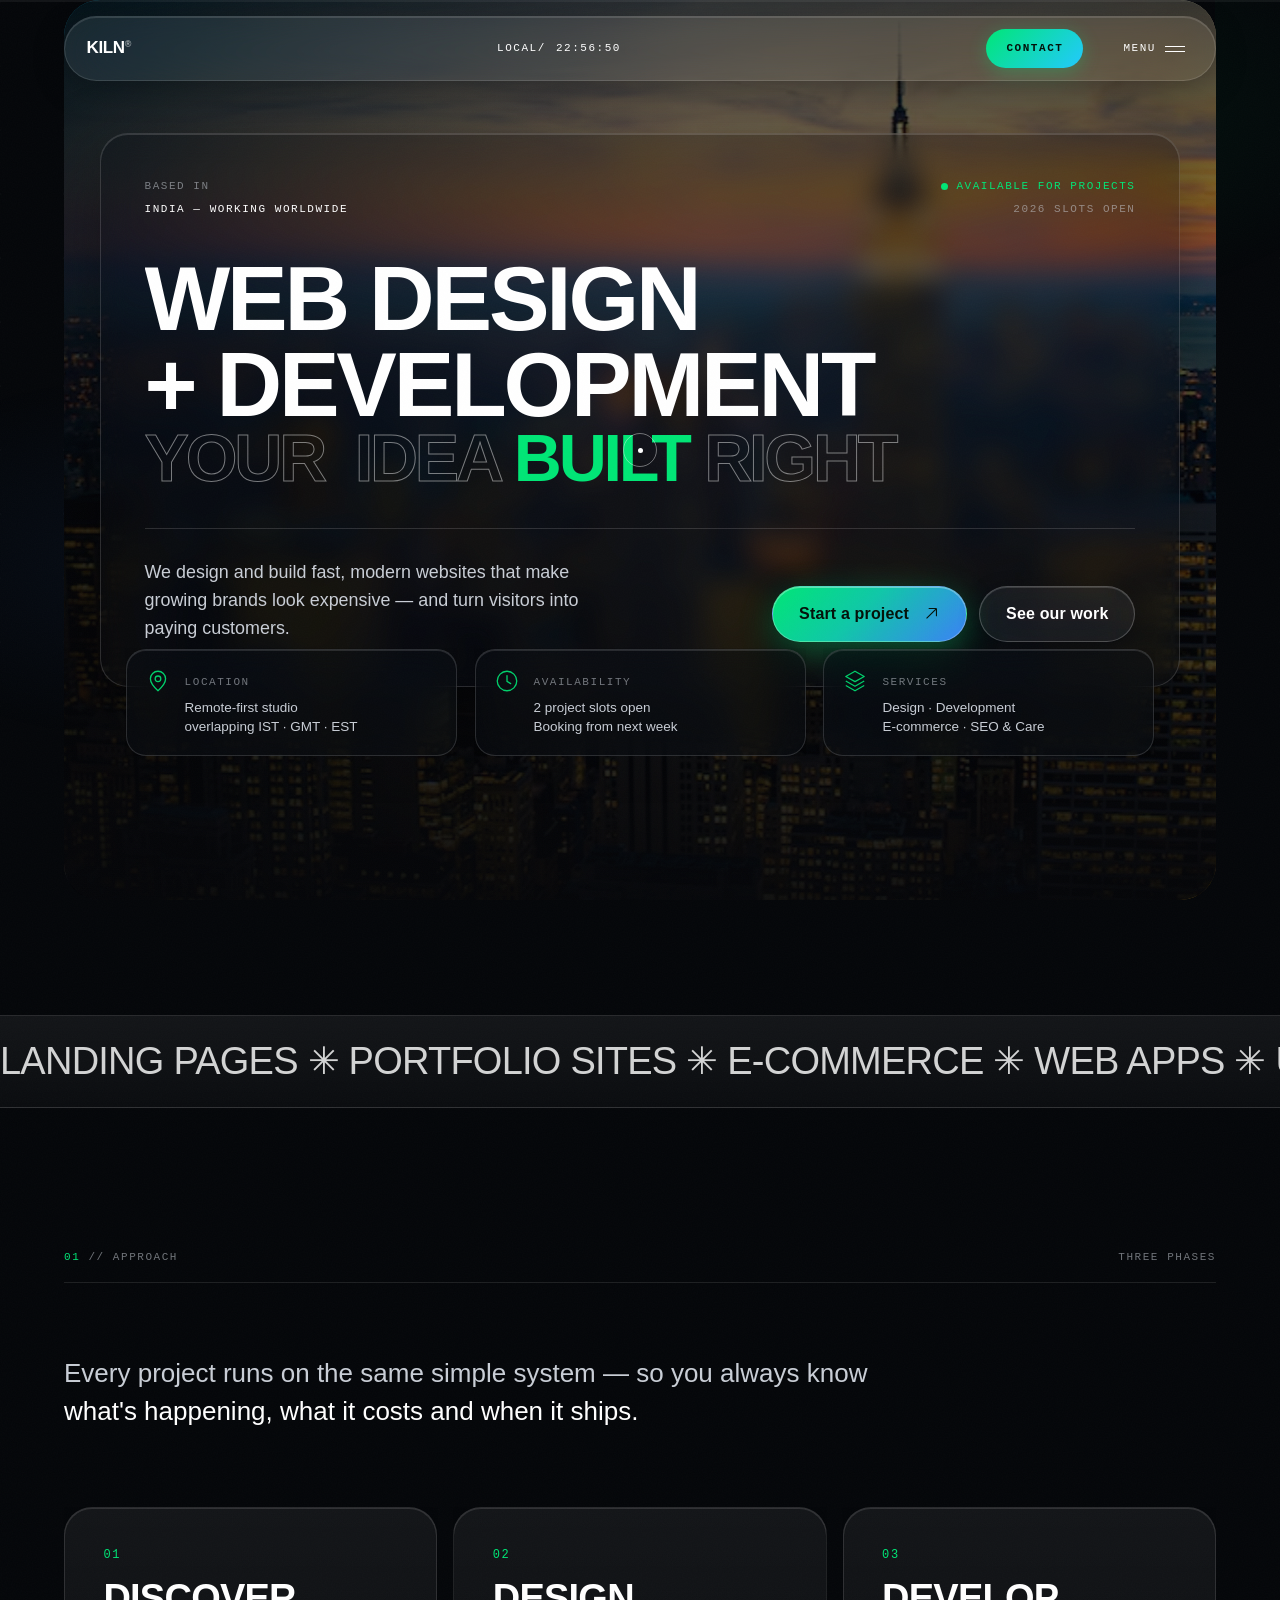
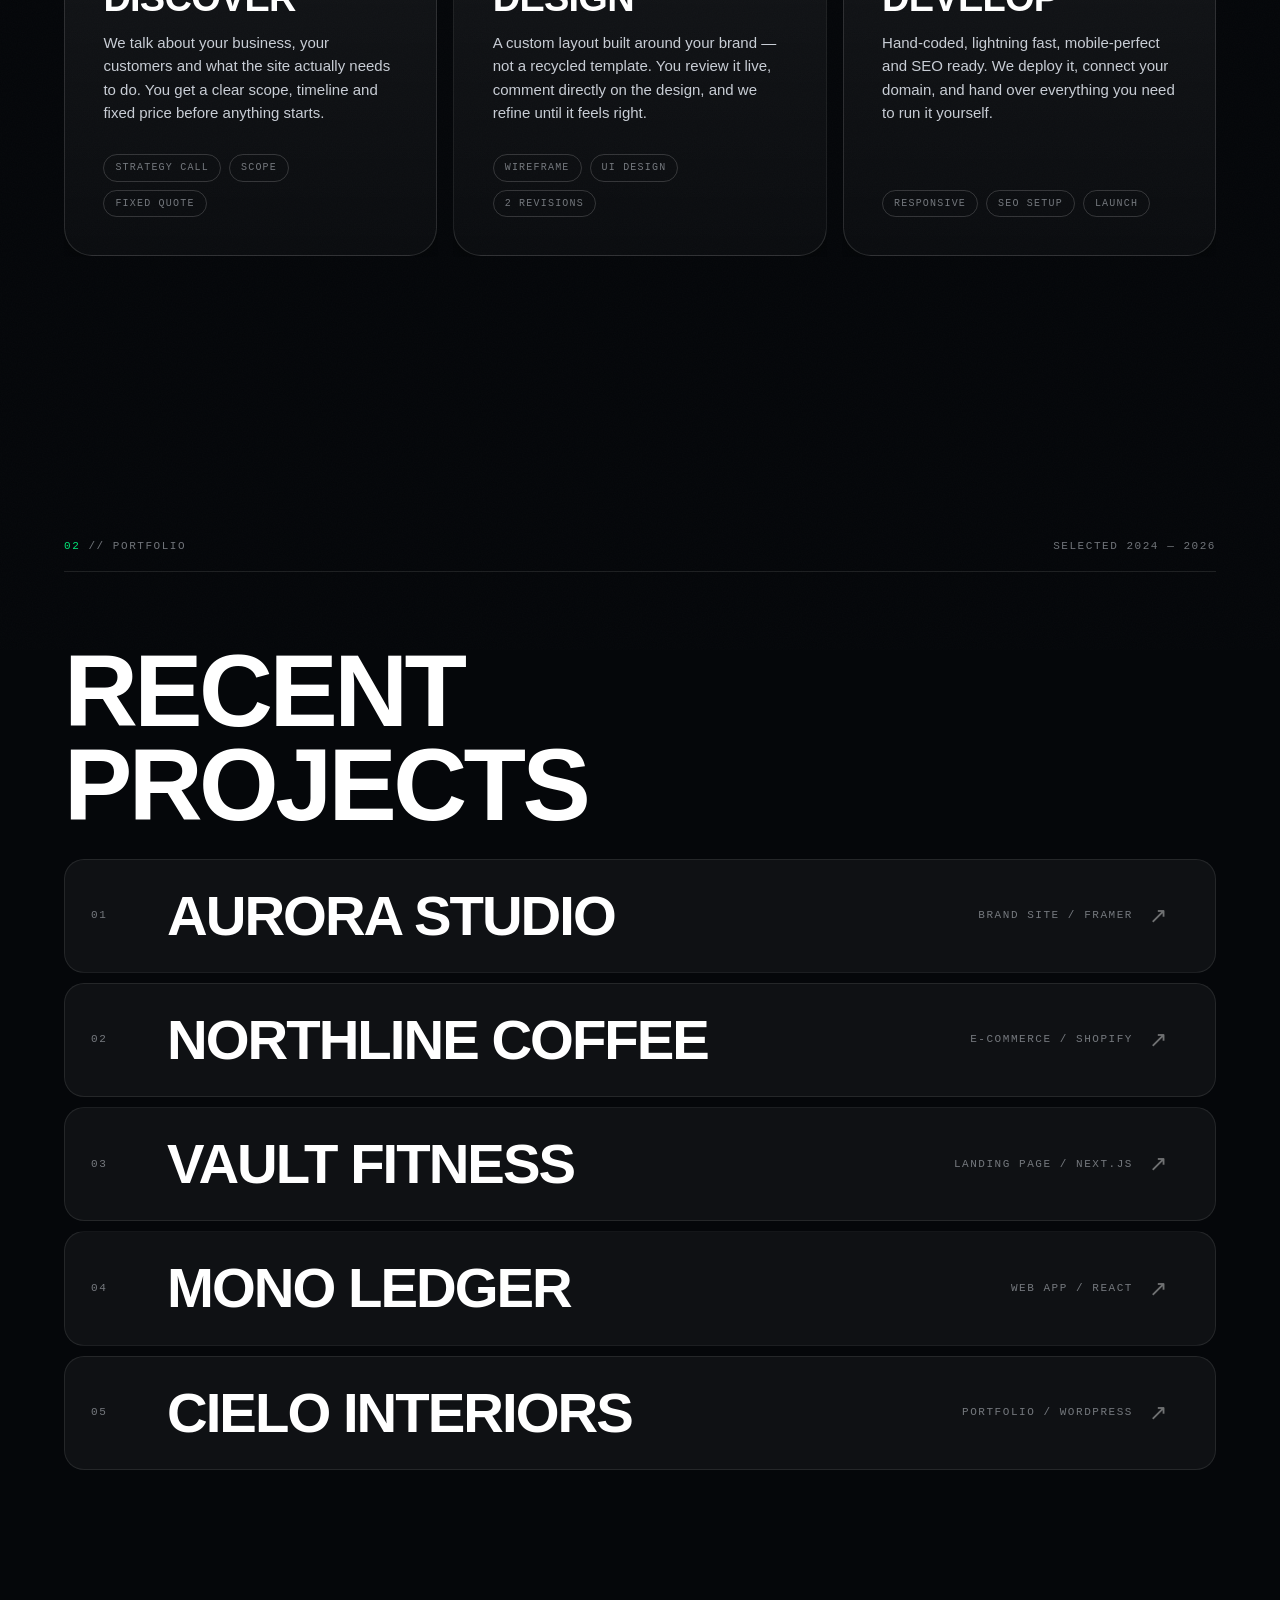
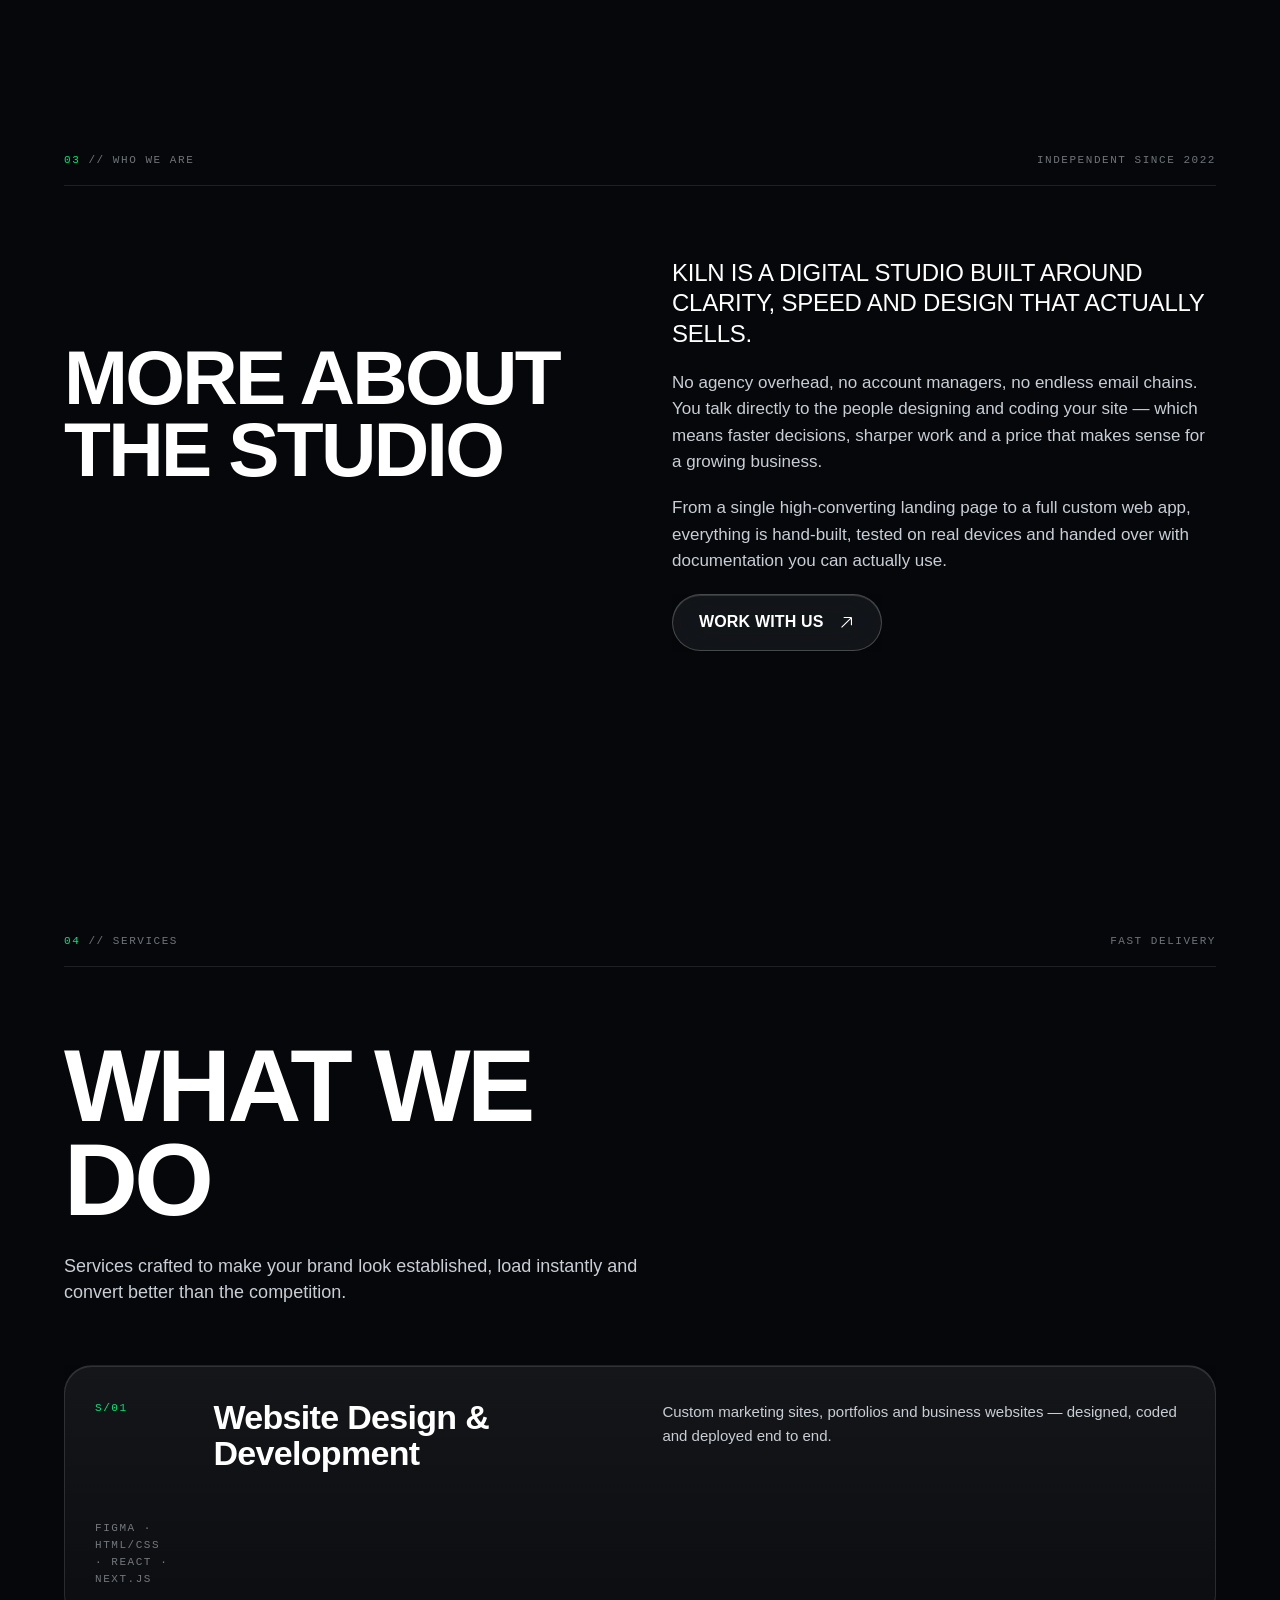
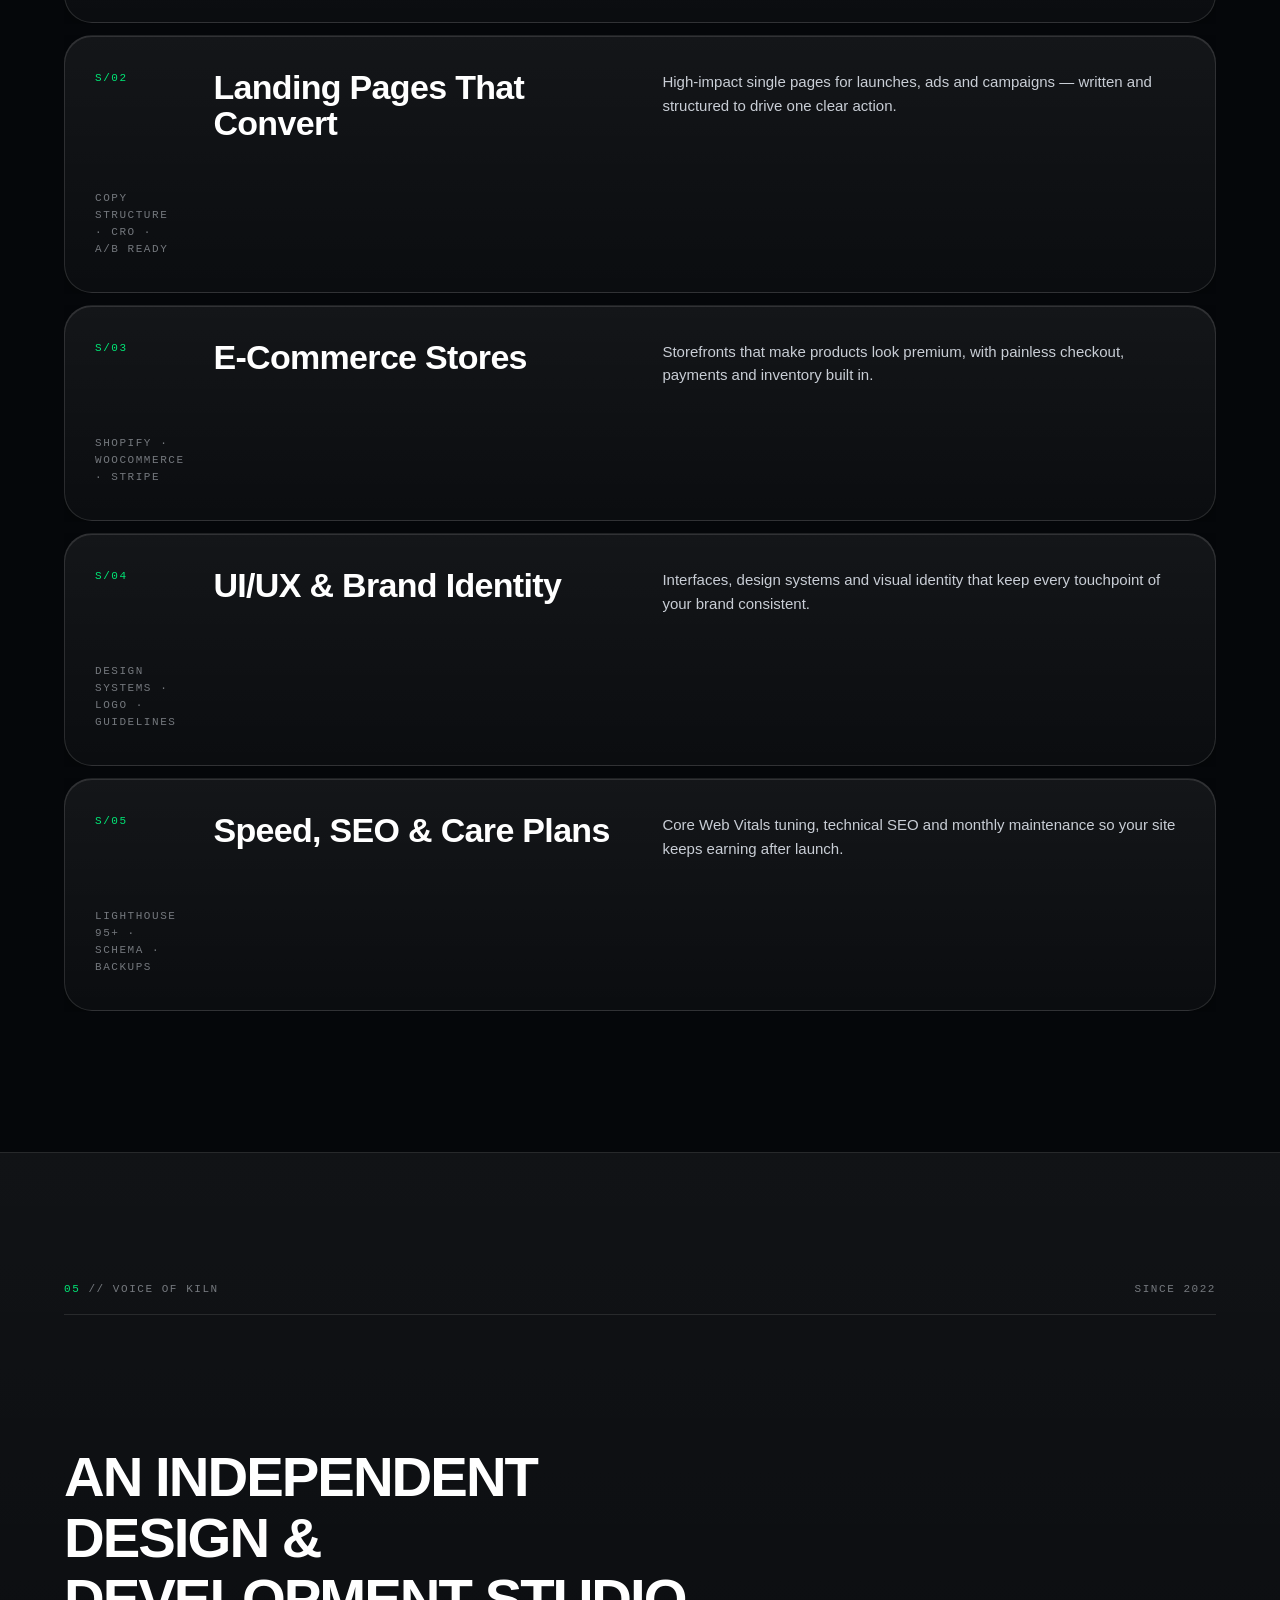
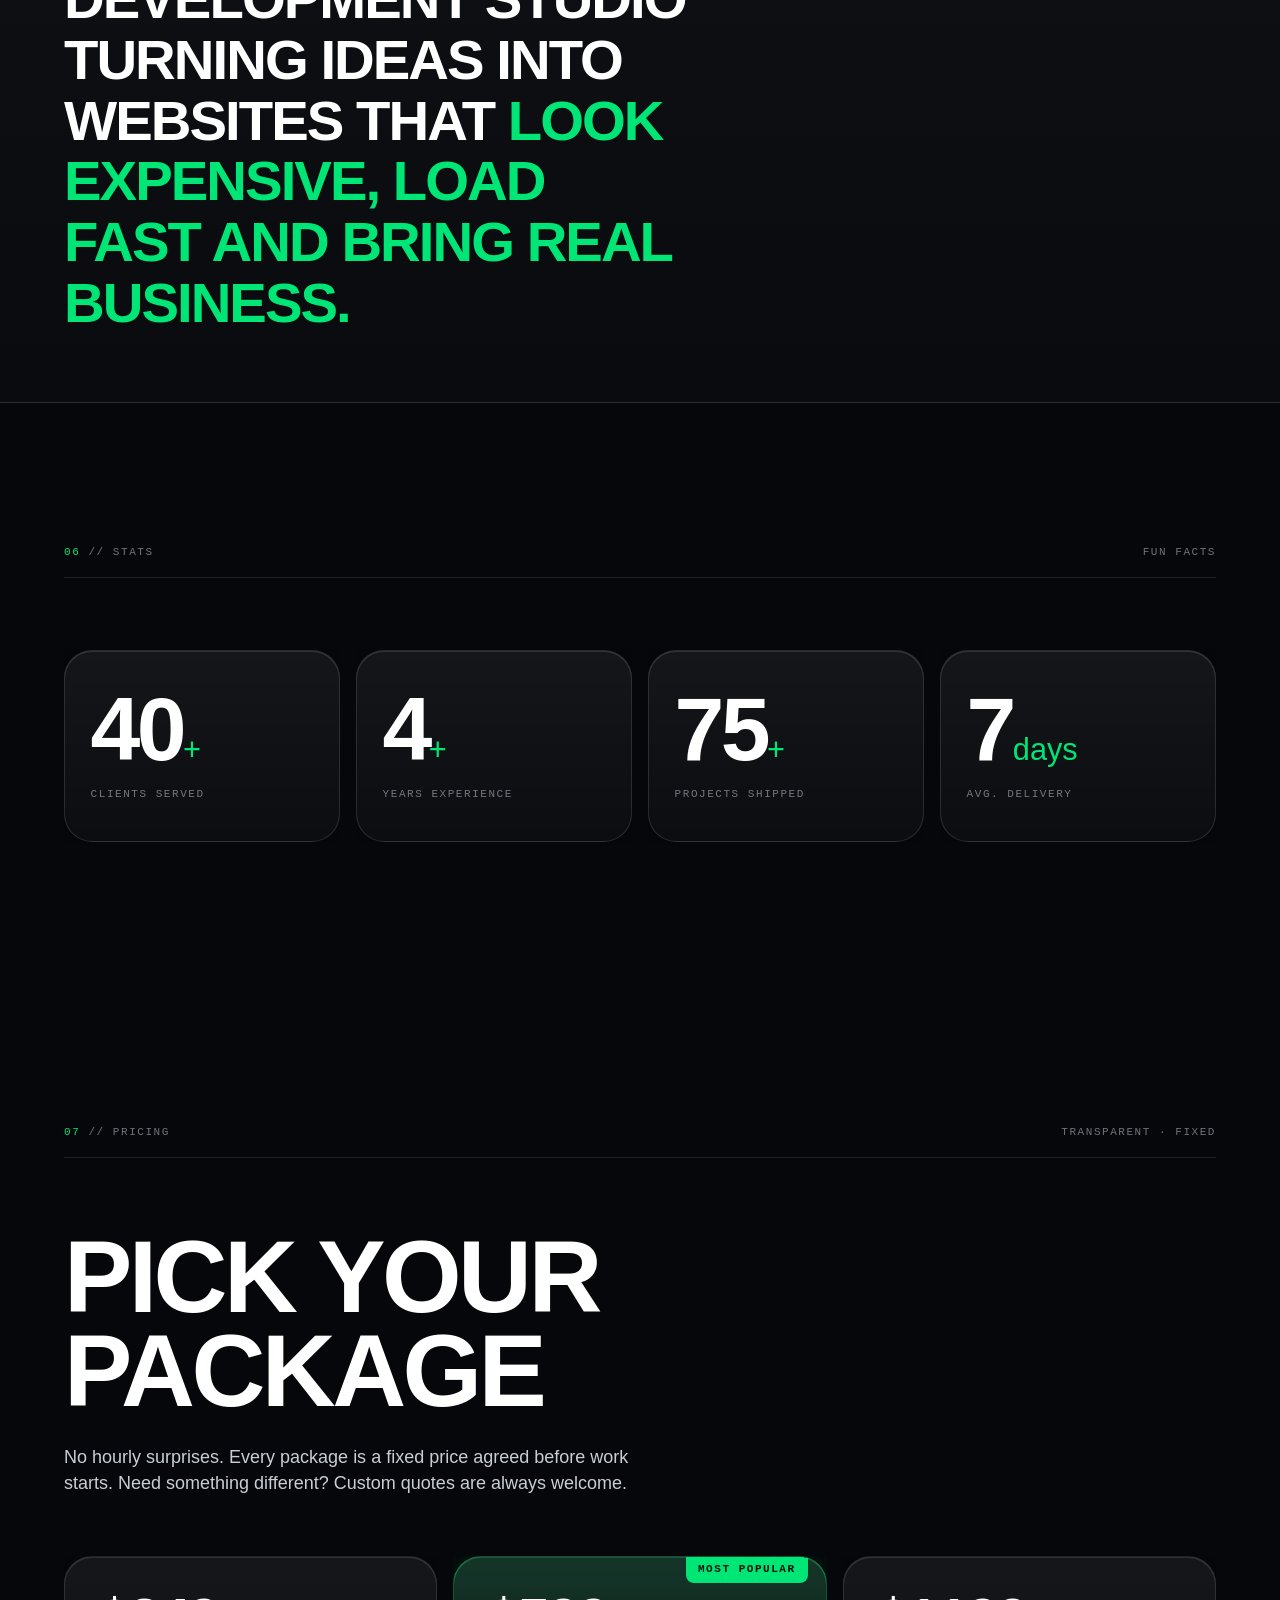
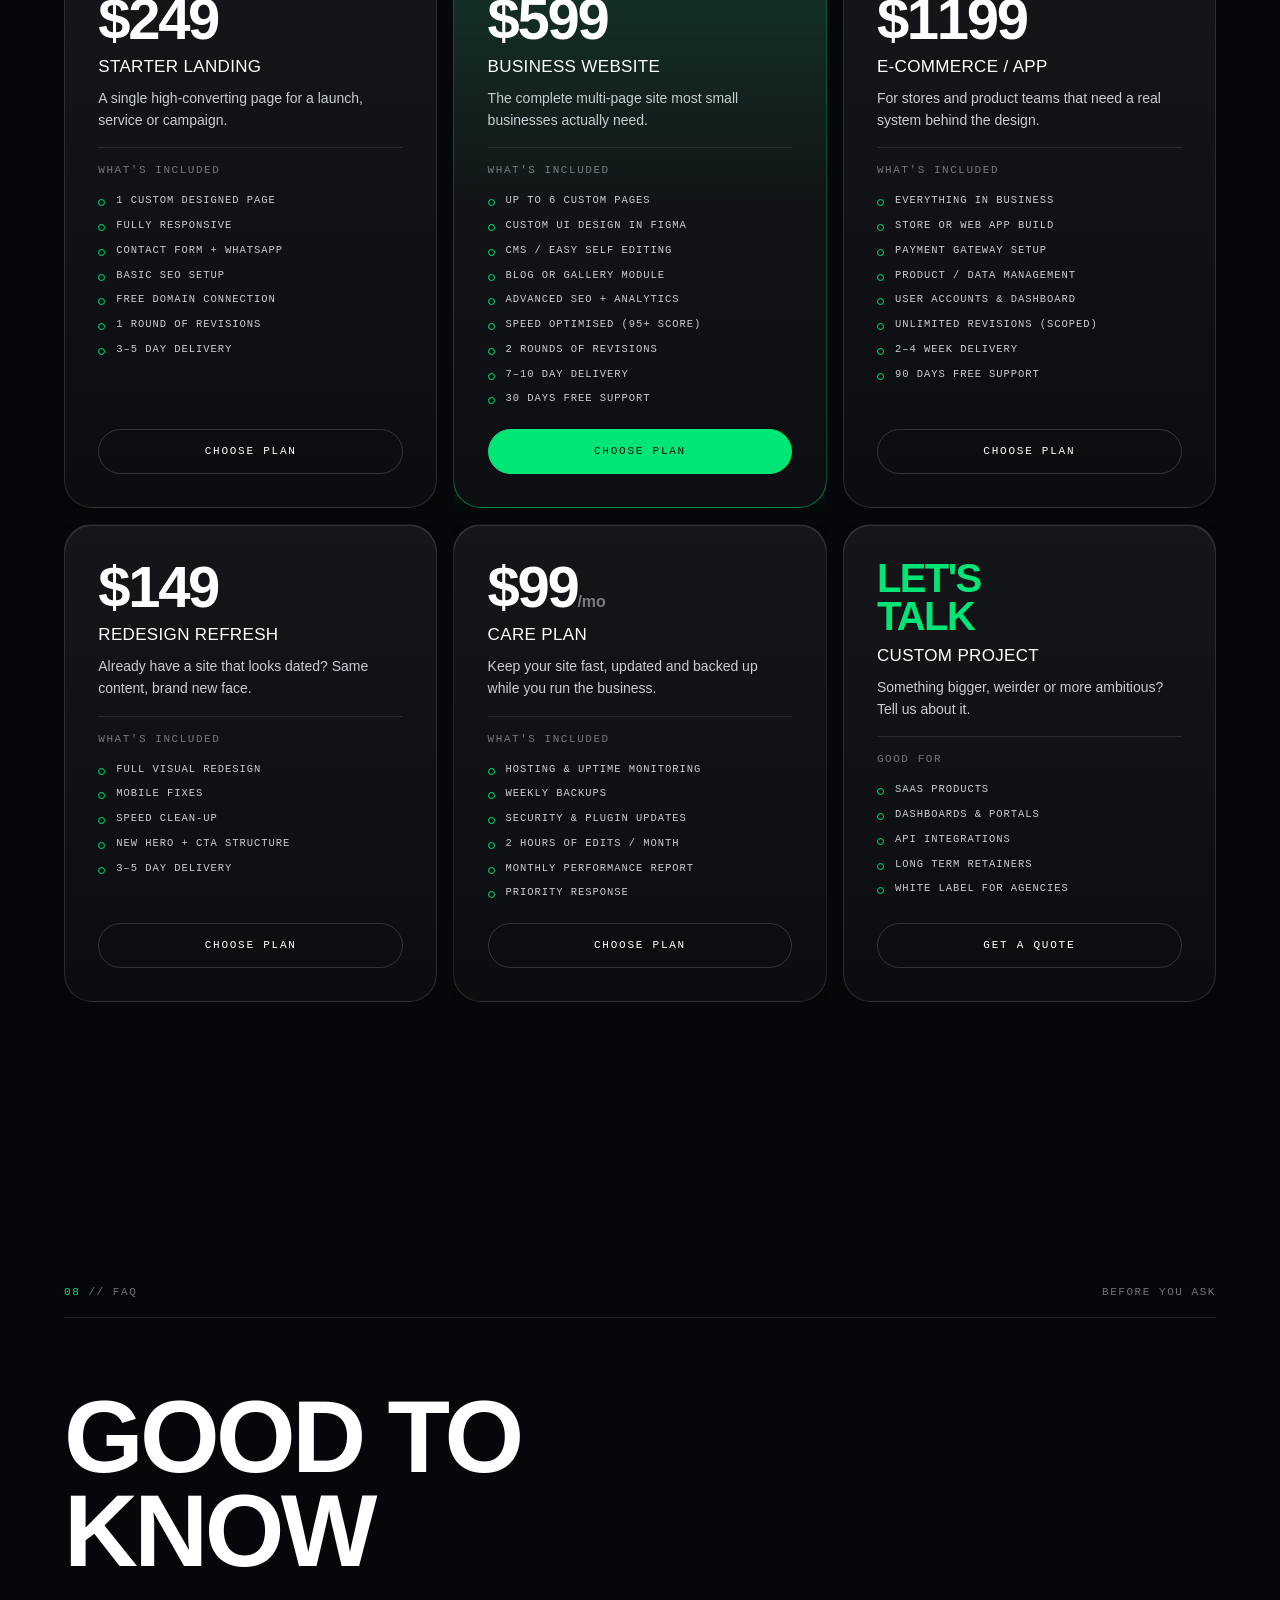
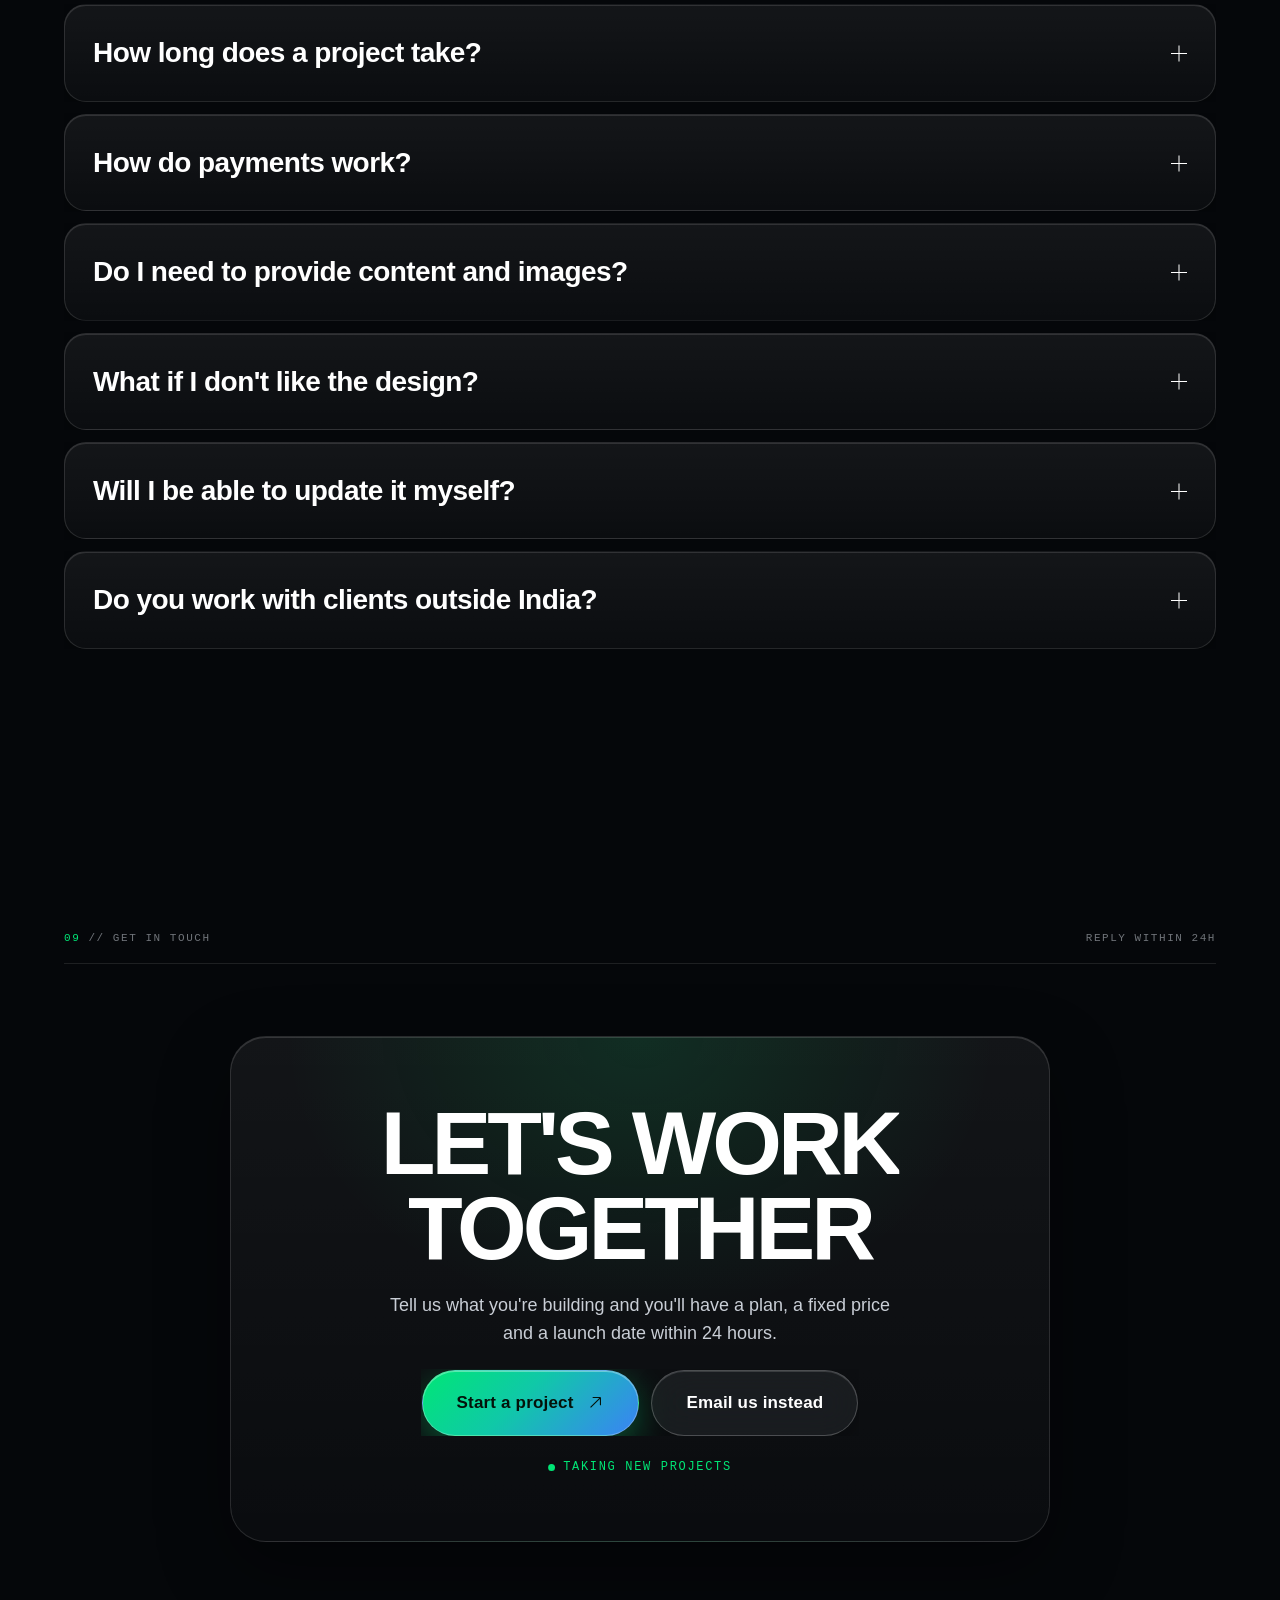
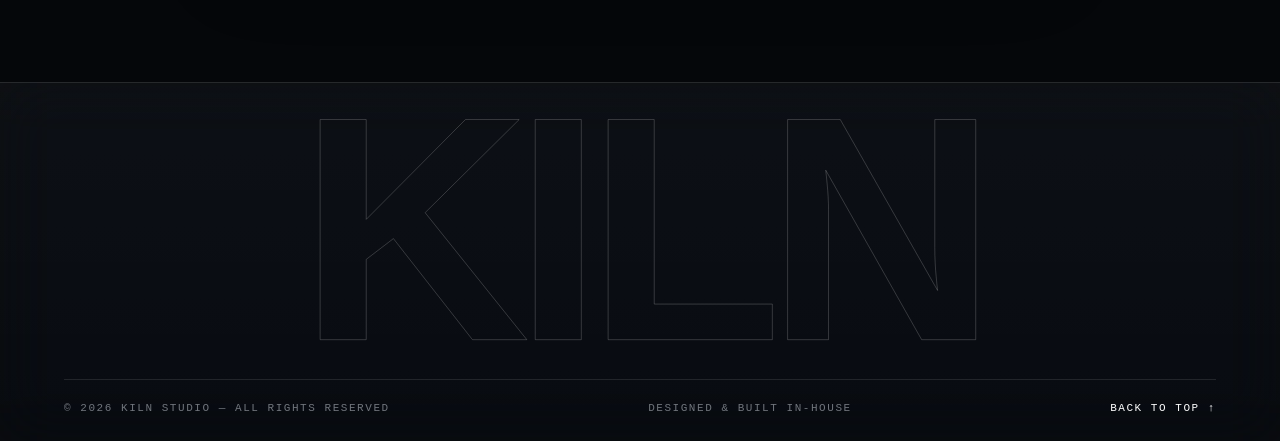
<file: index.html>
<!DOCTYPE html>
<html lang="en">
<head>
<meta charset="UTF-8" />
<meta name="viewport" content="width=device-width, initial-scale=1" />
<title>KILN — Web Design &amp; Development Studio</title>
<meta name="description" content="Kiln is a digital studio crafting fast, modern websites, landing pages and web apps for brands that want to look established. Taking new projects worldwide." />
<meta name="theme-color" content="#06070A" />
<link rel="icon" href="data:image/svg+xml,%3Csvg xmlns='http://www.w3.org/2000/svg' viewBox='0 0 100 100'%3E%3Crect width='100' height='100' rx='22' fill='%23000000'/%3E%3Cpath d='M30 24v52M30 52l30-28M42 41l24 35' fill='none' stroke='%2300E676' stroke-width='11' stroke-linejoin='round' stroke-linecap='round'/%3E%3C/svg%3E" />

<meta property="og:title" content="KILN — Web Design &amp; Development Studio" />
<meta property="og:description" content="Websites that look expensive, load fast and bring real business. Taking new projects worldwide." />
<meta property="og:type" content="website" />

<link rel="preload" as="image" href="assets/hero-city.avif" fetchpriority="high" />
<link rel="preconnect" href="https://api.fontshare.com" />
<link rel="stylesheet" href="https://api.fontshare.com/v2/css?f[]=satoshi@300,400,500,700,900&display=swap" />
<link rel="stylesheet" href="css/style.css" />
<script>
  /* Entrance animations hide content until revealed. Only opt in when JS
     is actually running, so a script failure can never leave the page
     blank. Runs before first paint to avoid a flash. */
  document.documentElement.classList.add('js');
</script>
</head>
<body>

<!-- ══════════════ AMBIENT BACKDROP ══════════════ -->
<div class="bg-grid" aria-hidden="true"></div>
<div class="bg-glow" aria-hidden="true"></div>
<div class="bg-noise" aria-hidden="true"></div>

<!-- ══════════════ SCROLL PROGRESS ══════════════ -->
<div class="progress" id="progress" aria-hidden="true"><i></i></div>

<!-- ══════════════ PAGE-TRANSITION CURTAIN ══════════════ -->
<div class="curtain" id="curtain" aria-hidden="true">
  <i></i><i></i><i></i><i></i><i></i>
</div>

<!-- ══════════════ PRELOADER ══════════════ -->
<div class="preloader" id="preloader">
  <div class="preloader__inner">
    <span class="preloader__label">KILN&nbsp; STUDIO — LOADING</span>
    <span class="preloader__count" id="preCount">0</span>
  </div>
  <div class="preloader__bar"><i id="preBar"></i></div>
</div>

<!-- ══════════════ CUSTOM CURSOR ══════════════ -->
<div class="cursor-dot"  id="cursorDot"  aria-hidden="true"></div>
<div class="cursor-ring" id="cursorRing" aria-hidden="true"></div>

<!-- ══════════════ NAV ══════════════ -->
<header class="nav" id="nav">
  <div class="nav__left">
    <a href="#home" class="brand" data-cursor="top">KILN<span>®</span></a>
  </div>
  <div class="nav__mid">
    <span class="mono">LOCAL/</span>
    <span class="mono" id="clock">00:00:00</span>
  </div>
  <div class="nav__right">
    <a href="contact.html" class="nav__cta mono" data-magnetic>CONTACT</a>
    <button class="menu-btn" id="menuBtn" aria-label="Open menu">
      <span class="mono menu-btn__txt">MENU</span>
      <span class="menu-btn__bars"><i></i><i></i></span>
    </button>
  </div>
</header>

<!-- ══════════════ FULLSCREEN MENU ══════════════ -->
<div class="menu" id="menu">
  <div class="menu__bar">
    <span class="mono dim">INDIA — WORKING WORLDWIDE</span>
    <button class="menu__close" id="menuClose" aria-label="Close menu">
      <svg viewBox="0 0 24 24" fill="none"><path d="M6 6l12 12M18 6L6 18" stroke="currentColor" stroke-width="1.4" stroke-linecap="round"/></svg>
    </button>
    <a href="contact.html" class="menu__cta mono" data-magnetic>CONTACT NOW</a>
  </div>

  <nav class="menu__list" id="menuList">
    <a href="#home"     class="menu__link" data-reveal="1">HOME</a>
    <a href="#work"     class="menu__link" data-reveal="3">SELECTED WORK</a>
    <a href="#services" class="menu__link" data-reveal="4">SERVICES</a>
    <a href="#pricing"  class="menu__link" data-reveal="5">PRICING</a>
    <a href="contact.html"  class="menu__link" data-reveal="2">CONTACT</a>
  </nav>

  <div class="menu__media" id="menuMedia"><div class="menu__media-in"></div></div>

  <div class="menu__foot">
    <div class="menu__foot-col">
      <span class="mono dim">GET IN TOUCH</span>
      <a href="mailto:itsmanan.dev@gmail.com" class="menu__mail">itsmanan.dev@gmail.com</a>
    </div>
    <div class="menu__socials">
      <a href="#" target="_blank" rel="noopener">INSTAGRAM</a>
      <a href="#" target="_blank" rel="noopener">LINKEDIN</a>
      <a href="#" target="_blank" rel="noopener">GITHUB</a>
      <a href="#" target="_blank" rel="noopener">DRIBBBLE</a>
    </div>
  </div>
</div>

<main>

<!-- ══════════════ HERO ══════════════ -->
<section class="hero" id="home">
  <!-- sharp building photo; the glass panel above does the blurring -->
  <div class="hero__photo" aria-hidden="true"></div>
  <div class="hero__shade" aria-hidden="true"></div>

  <div class="hero__panel">
    <div class="hero__meta">
      <div class="hero__meta-item">
        <span class="mono dim">BASED IN</span>
        <span class="mono">INDIA — WORKING WORLDWIDE</span>
      </div>
      <div class="hero__meta-item hero__meta-item--right">
        <span class="status"><i></i>AVAILABLE FOR PROJECTS</span>
        <span class="mono dim">2026 SLOTS OPEN</span>
      </div>
    </div>

    <h1 class="hero__title">
      <span class="line"><span class="line__in">WEB DESIGN</span></span>
      <span class="line"><span class="line__in">+ DEVELOPMENT</span></span>
      <span class="line line--out"><span class="line__in">YOUR&nbsp; IDEA <em>BUILT</em> RIGHT</span></span>
    </h1>

    <div class="hero__bottom">
      <p class="hero__blurb">
        We design and build fast, modern websites that make growing brands look
        expensive — and turn visitors into paying customers.
      </p>
      <div class="hero__cta">
        <a href="contact.html" class="btn btn--fill" data-cursor="let's talk" data-magnetic>
          <span>Start a project</span>
          <svg viewBox="0 0 24 24" fill="none"><path d="M5 19L19 5M19 5H8M19 5v11" stroke="currentColor" stroke-width="1.6"/></svg>
        </a>
        <a href="#work" class="btn" data-cursor="see work" data-magnetic><span>See our work</span></a>
      </div>
    </div>
  </div>

  <!-- 3 floating glass cards, overlapping the panel edge -->
  <div class="spec">
    <div class="spec__col" data-anim="scale">
      <svg viewBox="0 0 24 24" fill="none" aria-hidden="true"><path d="M12 21s7-6.2 7-11a7 7 0 1 0-14 0c0 4.8 7 11 7 11Z" stroke="currentColor" stroke-width="1.2"/><circle cx="12" cy="10" r="2.6" stroke="currentColor" stroke-width="1.2"/></svg>
      <div>
        <span class="mono dim">LOCATION</span>
        <p>Remote-first studio<br>overlapping IST · GMT · EST</p>
      </div>
    </div>
    <div class="spec__col" data-anim="scale">
      <svg viewBox="0 0 24 24" fill="none" aria-hidden="true"><circle cx="12" cy="12" r="9" stroke="currentColor" stroke-width="1.2"/><path d="M12 7v5.4l3.4 2" stroke="currentColor" stroke-width="1.2" stroke-linecap="round"/></svg>
      <div>
        <span class="mono dim">AVAILABILITY</span>
        <p>2 project slots open<br>Booking from next week</p>
      </div>
    </div>
    <div class="spec__col" data-anim="scale">
      <svg viewBox="0 0 24 24" fill="none" aria-hidden="true"><path d="m12 3 8.5 4.8L12 12.6 3.5 7.8 12 3Z" stroke="currentColor" stroke-width="1.2" stroke-linejoin="round"/><path d="m3.5 12 8.5 4.8 8.5-4.8M3.5 16.2 12 21l8.5-4.8" stroke="currentColor" stroke-width="1.2" stroke-linejoin="round"/></svg>
      <div>
        <span class="mono dim">SERVICES</span>
        <p>Design · Development<br>E-commerce · SEO &amp; Care</p>
      </div>
    </div>
  </div>

</section>

<!-- ══════════════ MARQUEE ══════════════ -->
<div class="marquee" aria-hidden="true">
  <div class="marquee__track">
    <span>LANDING PAGES ✳ PORTFOLIO SITES ✳ E‑COMMERCE ✳ WEB APPS ✳ UI/UX DESIGN ✳ SEO &amp; SPEED ✳ MAINTENANCE ✳</span>
    <span>LANDING PAGES ✳ PORTFOLIO SITES ✳ E‑COMMERCE ✳ WEB APPS ✳ UI/UX DESIGN ✳ SEO &amp; SPEED ✳ MAINTENANCE ✳</span>
  </div>
</div>

<!-- ══════════════ 01 APPROACH ══════════════ -->
<section class="section approach" id="approach">
  <div class="sec-head">
    <span class="mono dim"><b>01</b> // APPROACH</span>
    <span class="mono dim">THREE PHASES</span>
  </div>

  <p class="lead reveal">
    Every project runs on the same simple system — so you always know
    <em>what's happening, what it costs and when it ships.</em>
  </p>

  <div class="phases">
    <article class="phase" data-anim="scale" data-cursor="01">
      <span class="phase__num mono">01</span>
      <h3>DISCOVER</h3>
      <p>We talk about your business, your customers and what the site actually needs to do. You get a clear scope, timeline and fixed price before anything starts.</p>
      <ul class="phase__tags"><li>STRATEGY CALL</li><li>SCOPE</li><li>FIXED QUOTE</li></ul>
    </article>
    <article class="phase" data-anim="scale" data-cursor="02">
      <span class="phase__num mono">02</span>
      <h3>DESIGN</h3>
      <p>A custom layout built around your brand — not a recycled template. You review it live, comment directly on the design, and we refine until it feels right.</p>
      <ul class="phase__tags"><li>WIREFRAME</li><li>UI DESIGN</li><li>2 REVISIONS</li></ul>
    </article>
    <article class="phase" data-anim="scale" data-cursor="03">
      <span class="phase__num mono">03</span>
      <h3>DEVELOP</h3>
      <p>Hand-coded, lightning fast, mobile-perfect and SEO ready. We deploy it, connect your domain, and hand over everything you need to run it yourself.</p>
      <ul class="phase__tags"><li>RESPONSIVE</li><li>SEO SETUP</li><li>LAUNCH</li></ul>
    </article>
  </div>
</section>

<!-- ══════════════ 02 WORK ══════════════ -->
<section class="section work" id="work">
  <div class="sec-head">
    <span class="mono dim"><b>02</b> // PORTFOLIO</span>
    <span class="mono dim">SELECTED 2024 — 2026</span>
  </div>
  <h2 class="sec-title" data-anim="clip">RECENT<br>PROJECTS</h2>

  <div class="projects" id="projects">
    <a href="contact.html" class="project" data-anim="left" data-img="1">
      <span class="project__idx mono">01</span>
      <span class="project__name">Aurora Studio</span>
      <span class="project__tag mono">BRAND SITE / FRAMER</span>
      <span class="project__arrow">↗</span>
    </a>
    <a href="contact.html" class="project" data-anim="left" data-img="2">
      <span class="project__idx mono">02</span>
      <span class="project__name">Northline Coffee</span>
      <span class="project__tag mono">E‑COMMERCE / SHOPIFY</span>
      <span class="project__arrow">↗</span>
    </a>
    <a href="contact.html" class="project" data-anim="left" data-img="3">
      <span class="project__idx mono">03</span>
      <span class="project__name">Vault Fitness</span>
      <span class="project__tag mono">LANDING PAGE / NEXT.JS</span>
      <span class="project__arrow">↗</span>
    </a>
    <a href="contact.html" class="project" data-anim="left" data-img="4">
      <span class="project__idx mono">04</span>
      <span class="project__name">Mono Ledger</span>
      <span class="project__tag mono">WEB APP / REACT</span>
      <span class="project__arrow">↗</span>
    </a>
    <a href="contact.html" class="project" data-anim="left" data-img="5">
      <span class="project__idx mono">05</span>
      <span class="project__name">Cielo Interiors</span>
      <span class="project__tag mono">PORTFOLIO / WORDPRESS</span>
      <span class="project__arrow">↗</span>
    </a>
  </div>

  <div class="proj-preview" id="projPreview"><div class="proj-preview__inner"></div></div>
</section>

<!-- ══════════════ 03 ABOUT ══════════════ -->
<section class="section about" id="about">
  <div class="sec-head">
    <span class="mono dim"><b>03</b> // WHO WE ARE</span>
    <span class="mono dim">INDEPENDENT SINCE 2022</span>
  </div>

  <div class="about__grid">
    <h2 class="about__title" data-anim="clip" data-parallax="0.06">MORE ABOUT<br>THE STUDIO</h2>
    <div class="about__body">
      <p class="reveal"><strong>KILN IS A DIGITAL STUDIO BUILT AROUND CLARITY, SPEED AND DESIGN THAT ACTUALLY SELLS.</strong></p>
      <p class="reveal">No agency overhead, no account managers, no endless email chains. You talk directly to the people designing and coding your site — which means faster decisions, sharper work and a price that makes sense for a growing business.</p>
      <p class="reveal">From a single high-converting landing page to a full custom web app, everything is hand-built, tested on real devices and handed over with documentation you can actually use.</p>
      <a href="contact.html" class="btn reveal" data-cursor="say hi" data-magnetic><span>WORK WITH US</span><svg viewBox="0 0 24 24" fill="none"><path d="M5 19L19 5M19 5H8M19 5v11" stroke="currentColor" stroke-width="1.6"/></svg></a>
    </div>
  </div>
</section>

<!-- ══════════════ 04 SERVICES ══════════════ -->
<section class="section services" id="services">
  <div class="sec-head">
    <span class="mono dim"><b>04</b> // SERVICES</span>
    <span class="mono dim">FAST DELIVERY</span>
  </div>
  <h2 class="sec-title" data-anim="clip">WHAT WE<br>DO</h2>
  <p class="lead lead--sm reveal">Services crafted to make your brand look established, load instantly and convert better than the competition.</p>

  <div class="services__list">
    <article class="service" data-anim="left">
      <span class="service__num mono">S/01</span>
      <h3>Website Design &amp; Development</h3>
      <p>Custom marketing sites, portfolios and business websites — designed, coded and deployed end to end.</p>
      <span class="service__meta mono">FIGMA · HTML/CSS · REACT · NEXT.JS</span>
    </article>
    <article class="service" data-anim="left">
      <span class="service__num mono">S/02</span>
      <h3>Landing Pages That Convert</h3>
      <p>High-impact single pages for launches, ads and campaigns — written and structured to drive one clear action.</p>
      <span class="service__meta mono">COPY STRUCTURE · CRO · A/B READY</span>
    </article>
    <article class="service" data-anim="left">
      <span class="service__num mono">S/03</span>
      <h3>E‑Commerce Stores</h3>
      <p>Storefronts that make products look premium, with painless checkout, payments and inventory built in.</p>
      <span class="service__meta mono">SHOPIFY · WOOCOMMERCE · STRIPE</span>
    </article>
    <article class="service" data-anim="left">
      <span class="service__num mono">S/04</span>
      <h3>UI/UX &amp; Brand Identity</h3>
      <p>Interfaces, design systems and visual identity that keep every touchpoint of your brand consistent.</p>
      <span class="service__meta mono">DESIGN SYSTEMS · LOGO · GUIDELINES</span>
    </article>
    <article class="service" data-anim="left">
      <span class="service__num mono">S/05</span>
      <h3>Speed, SEO &amp; Care Plans</h3>
      <p>Core Web Vitals tuning, technical SEO and monthly maintenance so your site keeps earning after launch.</p>
      <span class="service__meta mono">LIGHTHOUSE 95+ · SCHEMA · BACKUPS</span>
    </article>
  </div>
</section>

<!-- ══════════════ 05 STATEMENT ══════════════ -->
<section class="statement">
  <div class="sec-head">
    <span class="mono dim"><b>05</b> // VOICE OF KILN</span>
    <span class="mono dim">SINCE 2022</span>
  </div>
  <p class="statement__text" data-anim="rise" data-parallax="0.05">
    AN INDEPENDENT DESIGN &amp; DEVELOPMENT STUDIO TURNING IDEAS INTO WEBSITES THAT
    <em>LOOK EXPENSIVE, LOAD FAST AND BRING REAL BUSINESS.</em>
  </p>
</section>

<!-- ══════════════ 06 STATS ══════════════ -->
<section class="section stats" id="stats">
  <div class="sec-head">
    <span class="mono dim"><b>06</b> // STATS</span>
    <span class="mono dim">FUN FACTS</span>
  </div>
  <div class="stats__grid">
    <div class="stat" data-anim="scale"><span class="stat__num" data-count="40">0</span><span class="stat__plus">+</span><p class="mono">CLIENTS SERVED</p></div>
    <div class="stat" data-anim="scale"><span class="stat__num" data-count="4">0</span><span class="stat__plus">+</span><p class="mono">YEARS EXPERIENCE</p></div>
    <div class="stat" data-anim="scale"><span class="stat__num" data-count="75">0</span><span class="stat__plus">+</span><p class="mono">PROJECTS SHIPPED</p></div>
    <div class="stat" data-anim="scale"><span class="stat__num" data-count="7">0</span><span class="stat__plus">days</span><p class="mono">AVG. DELIVERY</p></div>
  </div>
</section>

<!-- ══════════════ 07 PRICING ══════════════ -->
<section class="section pricing" id="pricing">
  <div class="sec-head">
    <span class="mono dim"><b>07</b> // PRICING</span>
    <span class="mono dim">TRANSPARENT · FIXED</span>
  </div>
  <h2 class="sec-title" data-anim="clip">PICK YOUR<br>PACKAGE</h2>
  <p class="lead lead--sm reveal">No hourly surprises. Every package is a fixed price agreed before work starts. Need something different? Custom quotes are always welcome.</p>

  <div class="plans">

    <article class="plan" data-anim="scale">
      <div class="plan__top">
        <span class="plan__price">$249</span>
        <h3>STARTER LANDING</h3>
        <p>A single high-converting page for a launch, service or campaign.</p>
      </div>
      <span class="mono dim plan__inc">What's included</span>
      <ul>
        <li>1 CUSTOM DESIGNED PAGE</li>
        <li>FULLY RESPONSIVE</li>
        <li>CONTACT FORM + WHATSAPP</li>
        <li>BASIC SEO SETUP</li>
        <li>FREE DOMAIN CONNECTION</li>
        <li>1 ROUND OF REVISIONS</li>
        <li>3–5 DAY DELIVERY</li>
      </ul>
      <a href="contact.html" class="plan__btn" data-magnetic>CHOOSE PLAN</a>
    </article>

    <article class="plan plan--pro" data-anim="scale">
      <span class="plan__badge mono">MOST POPULAR</span>
      <div class="plan__top">
        <span class="plan__price">$599</span>
        <h3>BUSINESS WEBSITE</h3>
        <p>The complete multi-page site most small businesses actually need.</p>
      </div>
      <span class="mono dim plan__inc">What's included</span>
      <ul>
        <li>UP TO 6 CUSTOM PAGES</li>
        <li>CUSTOM UI DESIGN IN FIGMA</li>
        <li>CMS / EASY SELF EDITING</li>
        <li>BLOG OR GALLERY MODULE</li>
        <li>ADVANCED SEO + ANALYTICS</li>
        <li>SPEED OPTIMISED (95+ SCORE)</li>
        <li>2 ROUNDS OF REVISIONS</li>
        <li>7–10 DAY DELIVERY</li>
        <li>30 DAYS FREE SUPPORT</li>
      </ul>
      <a href="contact.html" class="plan__btn" data-magnetic>CHOOSE PLAN</a>
    </article>

    <article class="plan" data-anim="scale">
      <div class="plan__top">
        <span class="plan__price">$1199</span>
        <h3>E‑COMMERCE / APP</h3>
        <p>For stores and product teams that need a real system behind the design.</p>
      </div>
      <span class="mono dim plan__inc">What's included</span>
      <ul>
        <li>EVERYTHING IN BUSINESS</li>
        <li>STORE OR WEB APP BUILD</li>
        <li>PAYMENT GATEWAY SETUP</li>
        <li>PRODUCT / DATA MANAGEMENT</li>
        <li>USER ACCOUNTS &amp; DASHBOARD</li>
        <li>UNLIMITED REVISIONS (SCOPED)</li>
        <li>2–4 WEEK DELIVERY</li>
        <li>90 DAYS FREE SUPPORT</li>
      </ul>
      <a href="contact.html" class="plan__btn" data-magnetic>CHOOSE PLAN</a>
    </article>

    <article class="plan" data-anim="scale">
      <div class="plan__top">
        <span class="plan__price">$149</span>
        <h3>REDESIGN REFRESH</h3>
        <p>Already have a site that looks dated? Same content, brand new face.</p>
      </div>
      <span class="mono dim plan__inc">What's included</span>
      <ul>
        <li>FULL VISUAL REDESIGN</li>
        <li>MOBILE FIXES</li>
        <li>SPEED CLEAN-UP</li>
        <li>NEW HERO + CTA STRUCTURE</li>
        <li>3–5 DAY DELIVERY</li>
      </ul>
      <a href="contact.html" class="plan__btn" data-magnetic>CHOOSE PLAN</a>
    </article>

    <article class="plan" data-anim="scale">
      <div class="plan__top">
        <span class="plan__price">$99<span class="plan__per">/mo</span></span>
        <h3>CARE PLAN</h3>
        <p>Keep your site fast, updated and backed up while you run the business.</p>
      </div>
      <span class="mono dim plan__inc">What's included</span>
      <ul>
        <li>HOSTING &amp; UPTIME MONITORING</li>
        <li>WEEKLY BACKUPS</li>
        <li>SECURITY &amp; PLUGIN UPDATES</li>
        <li>2 HOURS OF EDITS / MONTH</li>
        <li>MONTHLY PERFORMANCE REPORT</li>
        <li>PRIORITY RESPONSE</li>
      </ul>
      <a href="contact.html" class="plan__btn" data-magnetic>CHOOSE PLAN</a>
    </article>

    <article class="plan plan--custom" data-anim="scale">
      <div class="plan__top">
        <span class="plan__price">LET'S<br>TALK</span>
        <h3>CUSTOM PROJECT</h3>
        <p>Something bigger, weirder or more ambitious? Tell us about it.</p>
      </div>
      <span class="mono dim plan__inc">Good for</span>
      <ul>
        <li>SAAS PRODUCTS</li>
        <li>DASHBOARDS &amp; PORTALS</li>
        <li>API INTEGRATIONS</li>
        <li>LONG TERM RETAINERS</li>
        <li>WHITE LABEL FOR AGENCIES</li>
      </ul>
      <a href="contact.html" class="plan__btn" data-magnetic>GET A QUOTE</a>
    </article>

  </div>
</section>

<!-- ══════════════ 08 FAQ ══════════════ -->
<section class="section faq" id="faq">
  <div class="sec-head">
    <span class="mono dim"><b>08</b> // FAQ</span>
    <span class="mono dim">BEFORE YOU ASK</span>
  </div>
  <h2 class="sec-title" data-anim="clip">GOOD TO<br>KNOW</h2>

  <div class="faq__list">
    <details class="faq__item" data-anim="up">
      <summary>How long does a project take?<i></i></summary>
      <p>A landing page usually ships in 3–5 days, a full business website in 7–10 days, and larger stores or apps in 2–4 weeks. You get a firm date in writing before we start.</p>
    </details>
    <details class="faq__item" data-anim="up">
      <summary>How do payments work?<i></i></summary>
      <p>50% to book your slot and start work, 50% before launch. For monthly care plans it's billed at the start of each month. Bank transfer, UPI, PayPal or Stripe — whatever's easiest for you.</p>
    </details>
    <details class="faq__item" data-anim="up">
      <summary>Do I need to provide content and images?<i></i></summary>
      <p>Ideally yes — you know your business best. But if you're stuck, we'll help structure the copy and source premium stock imagery so nothing holds up the launch.</p>
    </details>
    <details class="faq__item" data-anim="up">
      <summary>What if I don't like the design?<i></i></summary>
      <p>You see the design before a single line of code is written, and every package includes revision rounds. Nothing gets built until you're genuinely happy with how it looks.</p>
    </details>
    <details class="faq__item" data-anim="up">
      <summary>Will I be able to update it myself?<i></i></summary>
      <p>Yes. Business packages ship with an easy editor for text and images, plus a short walkthrough video recorded for your exact site.</p>
    </details>
    <details class="faq__item" data-anim="up">
      <summary>Do you work with clients outside India?<i></i></summary>
      <p>All the time. Most work happens over email and scheduled calls, and we keep flexible hours to overlap with US, UK and Gulf time zones.</p>
    </details>
  </div>
</section>

<!-- ══════════════ 09 CTA BAND ══════════════ -->
<section class="section cta-band" id="contact">
  <div class="sec-head">
    <span class="mono dim"><b>09</b> // GET IN TOUCH</span>
    <span class="mono dim">REPLY WITHIN 24H</span>
  </div>

  <div class="cta-band__inner">
    <h2 class="cta-band__title" data-anim="clip">LET'S WORK<br>TOGETHER</h2>
    <p class="cta-band__sub" data-anim="up">
      Tell us what you're building and you'll have a plan, a fixed price and a
      launch date within 24 hours.
    </p>
    <div class="cta-band__actions" data-anim="up">
      <a href="contact.html" class="btn btn--big btn--fill" data-magnetic>
        <span>Start a project</span>
        <svg viewBox="0 0 24 24" fill="none"><path d="M5 19L19 5M19 5H8M19 5v11" stroke="currentColor" stroke-width="1.6"/></svg>
      </a>
      <a href="mailto:itsmanan.dev@gmail.com" class="btn btn--big" data-magnetic><span>Email us instead</span></a>
    </div>
    <span class="status status--lg" data-anim="up"><i></i>TAKING NEW PROJECTS</span>
  </div>
</section>

</main>

<!-- ══════════════ FOOTER ══════════════ -->
<footer class="footer">
  <div class="footer__big" aria-hidden="true" data-parallax="0.08">KILN</div>
  <div class="footer__row">
    <p class="mono dim">© <span id="year">2026</span> KILN STUDIO — ALL RIGHTS RESERVED</p>
    <p class="mono dim">DESIGNED &amp; BUILT IN-HOUSE</p>
    <button class="mono footer__top" id="toTop" data-magnetic>BACK TO TOP ↑</button>
  </div>
</footer>

<script src="js/main.js"></script>
</body>
</html>
</file>
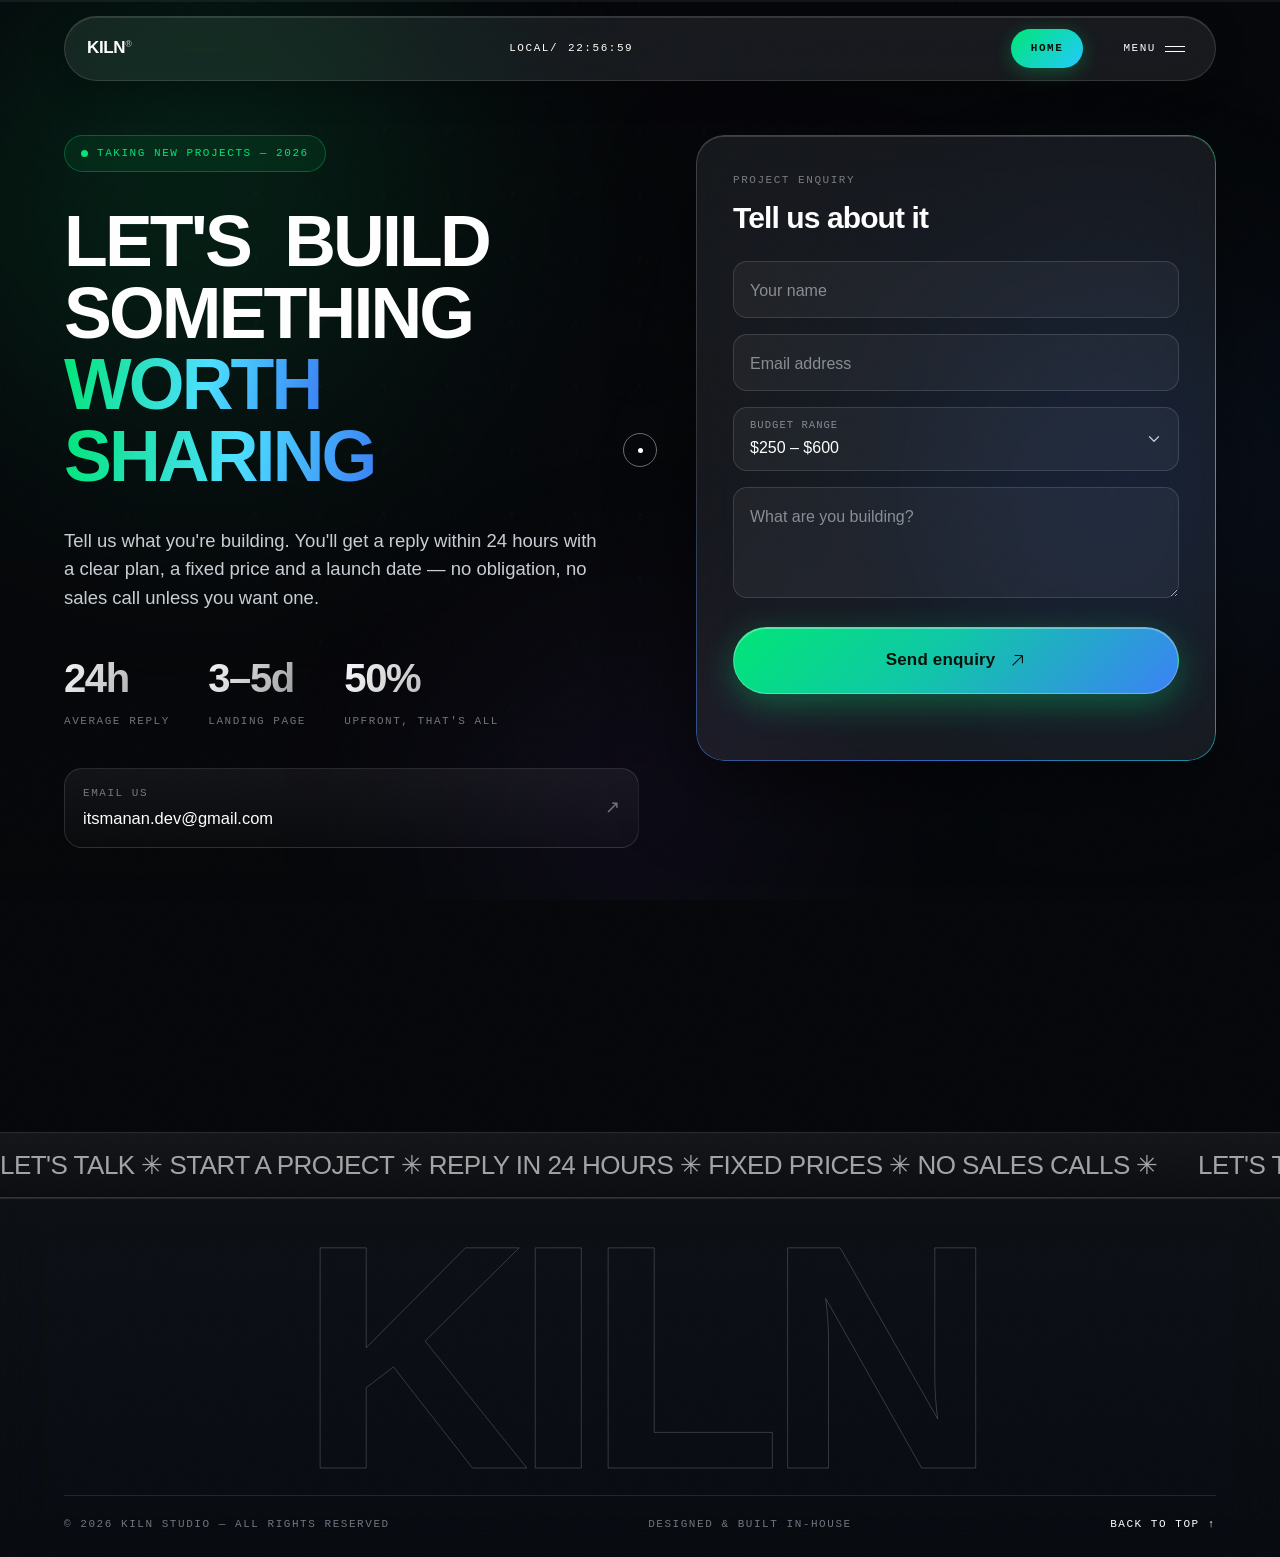
<file: contact.html>
<!DOCTYPE html>
<html lang="en">
<head>
<meta charset="UTF-8" />
<meta name="viewport" content="width=device-width, initial-scale=1" />
<title>Contact — KILN Studio</title>
<meta name="description" content="Tell us what you're building. You'll get a reply within 24 hours with a clear plan, a fixed price and a launch date." />
<meta name="theme-color" content="#06070A" />
<link rel="icon" href="data:image/svg+xml,%3Csvg xmlns='http://www.w3.org/2000/svg' viewBox='0 0 100 100'%3E%3Crect width='100' height='100' rx='22' fill='%23000000'/%3E%3Cpath d='M30 24v52M30 52l30-28M42 41l24 35' fill='none' stroke='%2300E676' stroke-width='11' stroke-linejoin='round' stroke-linecap='round'/%3E%3C/svg%3E" />

<meta property="og:title" content="Contact — KILN Studio" />
<meta property="og:description" content="Start a project with Kiln. Reply within 24 hours." />
<meta property="og:type" content="website" />

<link rel="preconnect" href="https://api.fontshare.com" />
<link rel="stylesheet" href="https://api.fontshare.com/v2/css?f[]=satoshi@300,400,500,700,900&display=swap" />
<link rel="stylesheet" href="css/style.css" />
<script>document.documentElement.classList.add('js');</script>
</head>
<body class="page-contact">

<!-- ══════════════ AURORA BACKDROP (contact only) ══════════════ -->
<div class="aurora" aria-hidden="true"><i></i><i></i><i></i></div>
<div class="bg-grid" aria-hidden="true"></div>
<div class="bg-noise" aria-hidden="true"></div>

<div class="progress" id="progress" aria-hidden="true"><i></i></div>

<div class="curtain" id="curtain" aria-hidden="true">
  <i></i><i></i><i></i><i></i><i></i>
</div>

<div class="cursor-dot"  id="cursorDot"  aria-hidden="true"></div>
<div class="cursor-ring" id="cursorRing" aria-hidden="true"></div>

<!-- ══════════════ NAV ══════════════ -->
<header class="nav" id="nav">
  <div class="nav__left">
    <a href="index.html" class="brand">KILN<span>®</span></a>
  </div>
  <div class="nav__mid">
    <span class="mono">LOCAL/</span>
    <span class="mono" id="clock">00:00:00</span>
  </div>
  <div class="nav__right">
    <a href="index.html" class="nav__cta mono" data-magnetic>HOME</a>
    <button class="menu-btn" id="menuBtn" aria-label="Open menu">
      <span class="mono menu-btn__txt">MENU</span>
      <span class="menu-btn__bars"><i></i><i></i></span>
    </button>
  </div>
</header>

<!-- ══════════════ FULLSCREEN MENU ══════════════ -->
<div class="menu" id="menu">
  <div class="menu__bar">
    <span class="mono dim">INDIA — WORKING WORLDWIDE</span>
    <button class="menu__close" id="menuClose" aria-label="Close menu">
      <svg viewBox="0 0 24 24" fill="none"><path d="M6 6l12 12M18 6L6 18" stroke="currentColor" stroke-width="1.4" stroke-linecap="round"/></svg>
    </button>
    <a href="index.html" class="menu__cta mono" data-magnetic>BACK HOME</a>
  </div>

  <nav class="menu__list" id="menuList">
    <a href="index.html"          class="menu__link" data-reveal="1">HOME</a>
    <a href="index.html#work"     class="menu__link" data-reveal="3">SELECTED WORK</a>
    <a href="index.html#services" class="menu__link" data-reveal="4">SERVICES</a>
    <a href="index.html#pricing"  class="menu__link" data-reveal="5">PRICING</a>
    <a href="contact.html"        class="menu__link" data-reveal="2">CONTACT</a>
  </nav>

  <div class="menu__media" id="menuMedia"><div class="menu__media-in"></div></div>

  <div class="menu__foot">
    <div class="menu__foot-col">
      <span class="mono dim">GET IN TOUCH</span>
      <a href="mailto:itsmanan.dev@gmail.com" class="menu__mail">itsmanan.dev@gmail.com</a>
    </div>
    <div class="menu__socials">
      <a href="#" target="_blank" rel="noopener">INSTAGRAM</a>
      <a href="#" target="_blank" rel="noopener">LINKEDIN</a>
      <a href="#" target="_blank" rel="noopener">GITHUB</a>
      <a href="#" target="_blank" rel="noopener">DRIBBBLE</a>
    </div>
  </div>
</div>

<main class="cpage">

  <!-- ══════════════ SPLIT HERO ══════════════ -->
  <section class="cpage__hero">

    <!-- LEFT: headline + details -->
    <div class="cpage__left">
      <span class="cpage__eyebrow mono"><i></i>TAKING NEW PROJECTS — 2026</span>

      <!-- each word masks up on its own delay -->
      <h1 class="cpage__title">
        <span class="w"><b style="--w:1">LET'S</b></span>
        <span class="w"><b style="--w:2">BUILD</b></span>
        <span class="w"><b style="--w:3">SOMETHING</b></span>
        <span class="w"><b style="--w:4"><em>WORTH</em></b></span>
        <span class="w"><b style="--w:5"><em>SHARING</em></b></span>
      </h1>

      <p class="cpage__lead" data-anim="up">
        Tell us what you're building. You'll get a reply within 24 hours with
        a clear plan, a fixed price and a launch date — no obligation, no
        sales call unless you want one.
      </p>

      <div class="cpage__facts">
        <div class="fact" data-anim="up">
          <span class="fact__n">24h</span>
          <span class="mono dim">AVERAGE REPLY</span>
        </div>
        <div class="fact" data-anim="up">
          <span class="fact__n">3–5d</span>
          <span class="mono dim">LANDING PAGE</span>
        </div>
        <div class="fact" data-anim="up">
          <span class="fact__n">50%</span>
          <span class="mono dim">UPFRONT, THAT'S ALL</span>
        </div>
      </div>

      <div class="cpage__details">
        <a class="detail" href="mailto:itsmanan.dev@gmail.com" data-anim="left">
          <span class="mono dim">EMAIL US</span>
          <span class="detail__v">itsmanan.dev@gmail.com</span>
          <span class="detail__go">↗</span>
        </a>
        <a class="detail" href="https://wa.me/910000000000" target="_blank" rel="noopener" data-anim="left">
          <span class="mono dim">WHATSAPP</span>
          <span class="detail__v">+91 00000 00000</span>
          <span class="detail__go">↗</span>
        </a>
        <div class="detail detail--static" data-anim="left">
          <span class="mono dim">CURRENT LOCATION</span>
          <span class="detail__v">India — working worldwide</span>
        </div>
      </div>
    </div>

    <!-- RIGHT: form card -->
    <div class="cpage__right">
      <form class="cform" id="contactForm" novalidate>
        <div class="cform__top">
          <span class="mono dim">PROJECT ENQUIRY</span>
          <h2>Tell us about it</h2>
        </div>

        <div class="cfield" style="--i:1">
          <input type="text" id="name" name="name" placeholder=" " required />
          <label for="name">Your name</label>
          <i></i>
        </div>

        <div class="cfield" style="--i:2">
          <input type="email" id="email" name="email" placeholder=" " required />
          <label for="email">Email address</label>
          <i></i>
        </div>

        <div class="cfield cfield--select" style="--i:3">
          <select id="budget" name="budget">
            <option>Under $250</option>
            <option selected>$250 – $600</option>
            <option>$600 – $1,200</option>
            <option>$1,200+</option>
            <option>Not sure yet</option>
          </select>
          <label for="budget" class="cfield__static">Budget range</label>
          <i></i>
        </div>

        <div class="cfield" style="--i:4">
          <textarea id="message" name="message" rows="4" placeholder=" " required></textarea>
          <label for="message">What are you building?</label>
          <i></i>
        </div>

        <!-- spam honeypot -->
        <div class="hp" aria-hidden="true">
          <label for="company">Company</label>
          <input type="text" id="company" name="company" tabindex="-1" autocomplete="off" />
        </div>

        <button type="submit" class="btn btn--big btn--fill cform__submit" id="submitBtn" data-magnetic>
          <span>Send enquiry</span>
          <svg viewBox="0 0 24 24" fill="none"><path d="M5 19L19 5M19 5H8M19 5v11" stroke="currentColor" stroke-width="1.6"/></svg>
        </button>
        <p class="form__note mono" id="formNote" role="status"></p>
      </form>
    </div>
  </section>

  <!-- ══════════════ CLOSING MARQUEE ══════════════ -->
  <div class="marquee marquee--slim" aria-hidden="true">
    <div class="marquee__track">
      <span>LET'S TALK ✳ START A PROJECT ✳ REPLY IN 24 HOURS ✳ FIXED PRICES ✳ NO SALES CALLS ✳</span>
      <span>LET'S TALK ✳ START A PROJECT ✳ REPLY IN 24 HOURS ✳ FIXED PRICES ✳ NO SALES CALLS ✳</span>
    </div>
  </div>

</main>

<footer class="footer">
  <div class="footer__big" aria-hidden="true">KILN</div>
  <div class="footer__row">
    <p class="mono dim">© <span id="year">2026</span> KILN STUDIO — ALL RIGHTS RESERVED</p>
    <p class="mono dim">DESIGNED &amp; BUILT IN-HOUSE</p>
    <button class="mono footer__top" id="toTop" data-magnetic>BACK TO TOP ↑</button>
  </div>
</footer>

<script src="js/main.js"></script>
</body>
</html>
</file>
<file: css/style.css>
/* ════════════════════════════════════════════════════════════
   KILN STUDIO
   Design tokens live in :root — change those and the rest follows.
   ════════════════════════════════════════════════════════════ */

:root{
  --bg:        #05070A;
  --line:      rgba(255,255,255,.16);
  --line-soft: rgba(255,255,255,.10);
  --fg:        #ffffff;
  --muted:     #C9CED6;
  --dim:       rgba(201,206,214,.55);
  --accent:    #00E676;              /* primary accent  */
  --accent-2:  #3B82F6;              /* secondary accent */
  --accent-ink:#04120A;

  /* glass */
  --glass:        rgba(255,255,255,.08);
  --glass-strong: rgba(255,255,255,.12);
  --glass-border: rgba(255,255,255,.12);
  --glass-blur:   blur(30px) saturate(180%);
  --glass-shadow: 0 8px 32px rgba(0,0,0,.25), inset 0 1px rgba(255,255,255,.12);
  --radius:    28px;
  --radius-lg: 36px;

  /* One family for everything. "SF Pro" and -apple-system only exist on
     Apple hardware, so they made the same page render in two different
     faces depending on the machine. Satoshi ships from Fontshare and
     looks identical everywhere. */
  --display: "Satoshi","Satoshi Placeholder",Segoe UI,Helvetica,Arial,sans-serif;
  --brandf:  var(--display);
  --body:    var(--display);
  --mono:    ui-monospace,SFMono-Regular,"SF Mono",Menlo,monospace;

  --pad: clamp(20px, 5vw, 80px);
  --ease: cubic-bezier(.16,1,.3,1);
}

/* ══════════════ GLASS UTILITY ══════════════ */
.glass{
  background:var(--glass);
  backdrop-filter:var(--glass-blur);
  -webkit-backdrop-filter:var(--glass-blur);
  border:1px solid var(--glass-border);
  box-shadow:var(--glass-shadow);
  border-radius:var(--radius);
}

*,*::before,*::after{ box-sizing:border-box; margin:0; padding:0; }

/* ══════════════ AMBIENT BACKDROP ══════════════
   The page below the hero is flat dark. These three inert layers give it
   depth without tinting anything: a soft accent glow, a dot grid, and
   animated film grain. The building photo lives in the hero only. */
.bg-glow{
  position:fixed; inset:0; z-index:-1; pointer-events:none;
  background:
    radial-gradient(ellipse 50% 38% at 78% 12%, rgba(0,230,118,.07), transparent 62%),
    radial-gradient(ellipse 46% 34% at 14% 62%, rgba(59,130,246,.06), transparent 62%);
}

/* scroll progress rail */
.progress{
  position:fixed; top:0; left:0; right:0; height:2px; z-index:850;
  background:rgba(255,255,255,.06); pointer-events:none;
}
.progress i{
  display:block; height:100%; width:0;
  background:linear-gradient(90deg, var(--accent), var(--accent-2));
  box-shadow:0 0 12px rgba(0,230,118,.5);
}

.bg-grid{
  position:fixed; inset:0; z-index:-1; pointer-events:none;
  background-image:
    radial-gradient(rgba(255,255,255,.16) 1px, transparent 1px),
    linear-gradient(rgba(255,255,255,.028) 1px, transparent 1px),
    linear-gradient(90deg, rgba(255,255,255,.028) 1px, transparent 1px);
  background-size:64px 64px, 64px 64px, 64px 64px;
  background-position:center;
  opacity:.24;
  mask-image:radial-gradient(ellipse 90% 70% at 50% 40%, #000 30%, transparent 100%);
  -webkit-mask-image:radial-gradient(ellipse 90% 70% at 50% 40%, #000 30%, transparent 100%);
}
.bg-noise{
  position:fixed; inset:-150%; z-index:600; pointer-events:none;
  width:400%; height:400%; opacity:.022;
  background-image:url("data:image/svg+xml,%3Csvg xmlns='http://www.w3.org/2000/svg' width='160' height='160'%3E%3Cfilter id='n'%3E%3CfeTurbulence type='fractalNoise' baseFrequency='.8' numOctaves='4' stitchTiles='stitch'/%3E%3C/filter%3E%3Crect width='100%25' height='100%25' filter='url(%23n)'/%3E%3C/svg%3E");
  animation:grain 1s steps(6) infinite;
  will-change:transform;
}
@keyframes grain{
  0%  { transform:translate(0,0); }
  16% { transform:translate(-3%,-4%); }
  33% { transform:translate(-7%,2%); }
  50% { transform:translate(3%,-6%); }
  66% { transform:translate(-2%,5%); }
  83% { transform:translate(5%,3%); }
  100%{ transform:translate(0,0); }
}

/* content sits above the backdrop */
main,.footer,.marquee{ position:relative; z-index:1; }

/* ══════════════ PAGE-TRANSITION CURTAIN ══════════════ */
.curtain{
  position:fixed; inset:0; z-index:9500; pointer-events:none;
  display:flex;
}
.curtain i{
  flex:1; background:var(--accent-ink);
  transform:translateY(0);
  transition:transform 1s var(--ease);
}
body.curtain-up .curtain i{ transform:translateY(-101%); }
body.curtain-up .curtain i:nth-child(1){ transition-delay:0s; }
body.curtain-up .curtain i:nth-child(2){ transition-delay:.06s; }
body.curtain-up .curtain i:nth-child(3){ transition-delay:.12s; }
body.curtain-up .curtain i:nth-child(4){ transition-delay:.18s; }
body.curtain-up .curtain i:nth-child(5){ transition-delay:.24s; }

html{ scroll-behavior:smooth; -webkit-text-size-adjust:100%; }

body{
  background:var(--bg);
  color:var(--fg);
  font-family:var(--body);
  font-weight:400;
  line-height:1.55;
  overflow-x:hidden;
  -webkit-font-smoothing:antialiased;
}
body.is-locked{ overflow:hidden; }

img{ max-width:100%; display:block; }
a{ color:inherit; text-decoration:none; }
button{ font:inherit; color:inherit; background:none; border:0; cursor:pointer; }

::selection{ background:var(--accent); color:var(--accent-ink); }

/* thin custom scrollbar */
::-webkit-scrollbar{ width:8px; }
::-webkit-scrollbar-track{ background:#000; }
::-webkit-scrollbar-thumb{ background:#222; border-radius:99px; }
::-webkit-scrollbar-thumb:hover{ background:#333; }

.mono{
  font-family:var(--mono);
  font-size:11px;
  letter-spacing:.14em;
  text-transform:uppercase;
}
.dim{ color:var(--dim); }

/* ══════════════ PRELOADER ══════════════ */
.preloader{
  position:fixed; inset:0; z-index:9999;
  background:var(--bg);
  display:flex; align-items:flex-end; justify-content:center;
  padding:var(--pad);
  transition:opacity .6s var(--ease), visibility .6s;
}
.preloader.done{ opacity:0; visibility:hidden; }
.preloader__inner{
  width:100%; display:flex; align-items:baseline; justify-content:space-between;
}
.preloader__label{
  font-family:var(--mono); font-size:11px; letter-spacing:.2em; color:var(--dim);
}
.preloader__count{
  font-family:var(--display); font-weight:500;
  font-size:clamp(60px,16vw,190px); line-height:.85; letter-spacing:-.04em;
}
.preloader__bar{
  position:absolute; left:0; right:0; bottom:0; height:2px; background:var(--line-soft);
}
.preloader__bar i{ display:block; height:100%; width:0; background:var(--accent); }

/* ══════════════ CURSOR ══════════════
   A 5px dot that tracks precisely, plus a thin ring that trails behind
   it and eases open over interactive elements. Neutral white, no blend
   modes — it reads as a refinement, never as an object on the page. */
.cursor-dot,.cursor-ring{
  position:fixed; top:0; left:0; z-index:9000; pointer-events:none;
  border-radius:50%; will-change:transform;
}
.cursor-dot{
  width:5px; height:5px; margin:-2.5px 0 0 -2.5px;
  background:#fff;
  transition:opacity .3s, scale .3s var(--ease);
}
.cursor-ring{
  width:34px; height:34px; margin:-17px 0 0 -17px;
  border:1px solid rgba(255,255,255,.4);
  transition:scale .45s var(--ease), border-color .45s, background-color .45s;
}
/* over a link or button: ring opens, dot recedes */
body.cursor-hot .cursor-ring{
  scale:1.55;
  border-color:rgba(255,255,255,.75);
  background-color:rgba(255,255,255,.07);
}
body.cursor-hot .cursor-dot{ scale:.4; }

@media (hover:none),(max-width:900px){ .cursor-dot,.cursor-ring{ display:none; } }

/* ══════════════ NAV ══════════════ */
/* floating glass pill, slides down on load */
.nav{
  position:fixed; top:16px; left:50%; z-index:800;
  width:min(1180px, calc(100% - 2*var(--pad)));
  display:flex; align-items:center; justify-content:space-between;
  gap:16px;
  padding:12px 12px 12px 22px;
  background:var(--glass);
  backdrop-filter:var(--glass-blur); -webkit-backdrop-filter:var(--glass-blur);
  border:1px solid var(--glass-border);
  box-shadow:var(--glass-shadow);
  border-radius:99px;
  translate:-50% 0;
  transform:translateY(-140%);
  transition:transform .9s var(--ease);
}
body.loaded .nav{ transform:translateY(0); }
body.loaded .nav.hide{ transform:translateY(-180%); }
.brand{
  font-family:var(--brandf); font-weight:600; font-size:17px;
  letter-spacing:-.02em; text-transform:uppercase;
}
.brand span{ font-size:9px; vertical-align:super; opacity:.6; }
.nav__mid{ display:flex; gap:10px; align-items:center; }
.nav__right{ display:flex; align-items:center; gap:22px; }
/* nav pills glow on hover */
.nav__cta{
  position:relative; padding:11px 20px; border-radius:99px;
  background:linear-gradient(135deg, var(--accent), #23c9ff);
  color:var(--accent-ink); font-weight:700;
  box-shadow:0 4px 18px rgba(0,230,118,.28);
  transition:box-shadow .4s var(--ease), filter .4s;
}
.nav__cta:hover{ box-shadow:0 8px 30px rgba(0,230,118,.5); filter:brightness(1.08); }

.menu-btn{
  display:flex; align-items:center; gap:9px;
  padding:11px 18px; border-radius:99px;
  transition:background .4s var(--ease), box-shadow .4s;
}
.menu-btn:hover{ background:rgba(255,255,255,.10); box-shadow:inset 0 0 0 1px rgba(255,255,255,.16); }
.menu-btn__bars{ display:grid; gap:4px; width:20px; }
.menu-btn__bars i{ height:1px; background:currentColor; transition:transform .4s var(--ease); }
body.menu-open .menu-btn__bars i:nth-child(1){ transform:translateY(2.5px) rotate(45deg); }
body.menu-open .menu-btn__bars i:nth-child(2){ transform:translateY(-2.5px) rotate(-45deg); }

@media (max-width:700px){ .nav__mid{ display:none; } }

/* ══════════════ FULLSCREEN MENU ══════════════ */
.menu{
  position:fixed; inset:0; z-index:790;
  background:rgba(5,7,10,.72);
  backdrop-filter:blur(40px) saturate(180%); -webkit-backdrop-filter:blur(40px) saturate(180%);
  padding:clamp(20px,3vh,34px) var(--pad) var(--pad);
  display:flex; flex-direction:column; justify-content:space-between;
  gap:clamp(24px,4vh,48px); overflow-y:auto;
  clip-path:inset(0 0 100% 0);
  transition:clip-path .8s var(--ease);
}
body.menu-open .menu{ clip-path:inset(0 0 0 0); }

/* top bar inside the overlay */
.menu__bar{
  display:grid; grid-template-columns:1fr auto 1fr; align-items:center; gap:16px;
}
.menu__bar > :first-child{ justify-self:start; }
.menu__bar > :last-child{ justify-self:end; }
.menu__close{
  display:grid; place-items:center; width:46px; height:46px; border-radius:50%;
  border:1px solid rgba(255,255,255,.18); color:#fff;
  transition:background .4s var(--ease), rotate .5s var(--ease), border-color .4s;
}
.menu__close svg{ width:19px; height:19px; }
.menu__close:hover{ background:rgba(255,255,255,.1); rotate:90deg; border-color:rgba(255,255,255,.4); }
.menu__cta{
  padding:12px 22px; border-radius:99px;
  border:1px solid rgba(255,255,255,.28);
  transition:background .4s var(--ease), color .4s, border-color .4s;
}
.menu__cta:hover{ background:#fff; color:#06070A; border-color:#fff; }

/* centred stack of oversized links */
.menu__list{
  flex:1; display:flex; flex-direction:column; align-items:center; justify-content:center;
  gap:clamp(2px,.6vh,10px); text-align:center;
}
.menu__link{
  position:relative;
  font-family:var(--display); font-weight:700;
  font-size:clamp(34px,7.4vw,92px); line-height:1.06; letter-spacing:-.035em;
  text-transform:uppercase; color:#fff;
  opacity:0; transform:translateY(56px);
  transition:opacity .7s var(--ease), transform .7s var(--ease),
             color .35s var(--ease), letter-spacing .45s var(--ease);
}
body.menu-open .menu__link{ opacity:1; transform:none; }
/* hovering one link dims the rest — the whole stack reacts */
.menu__list:hover .menu__link{ color:rgba(255,255,255,.32); }
.menu__list .menu__link:hover{ color:#fff; letter-spacing:-.015em; }

.menu__foot{
  display:flex; flex-wrap:wrap; gap:24px; justify-content:space-between; align-items:flex-end;
  padding-top:24px; border-top:1px solid rgba(255,255,255,.12);
}
.menu__foot-col{ display:flex; flex-direction:column; gap:6px; }
.menu__mail{ font-family:var(--display); font-weight:600; font-size:clamp(16px,2.2vw,24px); }
.menu__mail:hover{ color:var(--accent); }
.menu__socials{ display:flex; flex-wrap:wrap; gap:18px; font-family:var(--mono); font-size:11px; letter-spacing:.14em; }
.menu__socials a{ transition:color .3s; }
.menu__socials a:hover{ color:var(--accent); }
@media (max-width:700px){
  .menu__bar{ grid-template-columns:auto auto; }
  .menu__cta{ display:none; }
}

/* image that fades in behind the menu links on hover */
.menu__media{
  position:absolute; top:50%; right:8vw; z-index:-1;
  width:min(30vw,380px); aspect-ratio:4/3;
  transform:translateY(-50%) scale(.94); opacity:0;
  transition:opacity .55s var(--ease), transform .7s var(--ease);
  border-radius:10px; overflow:hidden; pointer-events:none;
}
.menu__media.show{ opacity:.5; transform:translateY(-50%) scale(1); }
.menu__media-in{ width:100%; height:100%; background-size:cover; background-position:center; }
@media (max-width:900px){ .menu__media{ display:none; } }

/* ══════════════ HERO ══════════════ */
/* ── HERO ───────────────────────────────────────────────
   The building photo lives here and nowhere else. It stays sharp; the
   glass panel on top is what blurs it, so the architecture still reads
   around the panel edges. */
.hero{
  position:relative;
  min-height:100svh;
  margin:0 var(--pad) clamp(60px,9vw,120px);
  padding:clamp(92px,11vh,132px) clamp(16px,2.6vw,40px) clamp(70px,9vw,110px);
  display:flex; flex-direction:column; justify-content:center;
  border-radius:var(--radius-lg);
  overflow:hidden;
  isolation:isolate;
}
.hero__photo{
  position:absolute; inset:0; z-index:-2;
  background:url("../assets/hero-city.avif") center 42%/cover no-repeat, #0a0f18;
  filter:saturate(92%) brightness(.78) contrast(1.06);
  transform:scale(1.02);
  animation:slowzoom 48s ease-in-out infinite alternate;
  will-change:transform;
}
@keyframes slowzoom{ from{ transform:scale(1.02); } to{ transform:scale(1.08); } }

/* Contrast comes from this gradient, not from blurring the photo — so
   the city stays crisp and the type stays readable. */
.hero__shade{
  position:absolute; inset:0; z-index:-1;
  background:
    linear-gradient(180deg, rgba(6,7,10,.72) 0%, rgba(6,7,10,.28) 26%, rgba(6,7,10,.55) 62%, rgba(6,7,10,.94) 100%),
    linear-gradient(90deg, rgba(6,7,10,.55) 0%, transparent 55%);
}

/* a light frosted card — just enough to separate type from the skyline */
.hero__panel{
  position:relative;
  width:100%; max-width:1080px; margin:0 auto;
  padding:clamp(26px,3.4vw,54px);
  border-radius:var(--radius);
  background:rgba(10,14,20,.34);
  backdrop-filter:blur(14px) saturate(140%);
  -webkit-backdrop-filter:blur(14px) saturate(140%);
  border:1px solid rgba(255,255,255,.14);
  box-shadow:0 28px 80px rgba(0,0,0,.45), inset 0 1px rgba(255,255,255,.14);
  display:flex; flex-direction:column; gap:clamp(22px,3vw,40px);
}
@media (max-width:700px){ .hero{ border-radius:24px; } .hero__panel{ border-radius:22px; } }
@keyframes pulse{ 0%,100%{ opacity:.75; } 50%{ opacity:1.15; } }
.hero__meta{
  position:relative; z-index:3;
  display:flex; justify-content:space-between; flex-wrap:wrap; gap:20px;
}
.hero__meta-item{ display:flex; flex-direction:column; gap:6px; }
.hero__meta-item--right{ align-items:flex-end; text-align:right; }

.status{
  display:inline-flex; align-items:center; gap:8px;
  font-family:var(--mono); font-size:11px; letter-spacing:.14em; text-transform:uppercase;
  color:var(--accent);
}
.status i{
  width:7px; height:7px; border-radius:99px; background:var(--accent);
  box-shadow:0 0 0 0 rgba(211,253,80,.6); animation:ping 2s infinite;
}
.status--lg{ font-size:12px; }
@keyframes ping{
  0%{ box-shadow:0 0 0 0 rgba(211,253,80,.55); }
  70%{ box-shadow:0 0 0 12px rgba(211,253,80,0); }
  100%{ box-shadow:0 0 0 0 rgba(211,253,80,0); }
}

/* sized against the panel, not the viewport, so nothing wraps */
.hero__title{
  position:relative; z-index:3;
  font-family:var(--display); font-weight:700;
  font-size:clamp(34px,7.1vw,96px);
  line-height:.95; letter-spacing:-.04em; text-transform:uppercase;
}
.hero__title .line{ display:block; overflow:hidden; }
.hero__title .line__in{
  display:block; transform:translateY(105%);
  transition:transform 1.1s var(--ease);
}
body.loaded .hero__title .line__in{ transform:none; }
.hero__title .line:nth-child(2) .line__in{ transition-delay:.09s; }
.hero__title .line:nth-child(3) .line__in{ transition-delay:.18s; }
.hero__title .line--out{
  color:transparent; -webkit-text-stroke:1px rgba(255,255,255,.45);
  font-size:clamp(26px,5.2vw,70px);
}
@media (min-width:760px){ .hero__title .line--out{ white-space:nowrap; } }
.hero__title em{ font-style:normal; color:var(--accent); -webkit-text-stroke:0; }

.hero__bottom{
  position:relative; z-index:3;
  display:flex; flex-wrap:wrap; gap:28px; align-items:flex-end; justify-content:space-between;
  border-top:1px solid rgba(255,255,255,.14); padding-top:clamp(20px,2.4vw,30px);
}
.hero__blurb{ max-width:46ch; color:var(--muted); font-size:clamp(15px,1.4vw,18px); }
.hero__cta{ display:flex; flex-wrap:wrap; gap:12px; }

/* 3 floating glass cards, overlapping the panel's lower edge */
.spec{
  position:relative; z-index:4;
  width:100%; max-width:1080px; margin:-38px auto 0;
  display:grid; grid-template-columns:repeat(3,1fr);
  gap:clamp(10px,1.4vw,18px);
  padding:0 clamp(10px,2vw,30px);
}
.spec__col{
  display:flex; gap:14px; align-items:flex-start;
  padding:18px; border-radius:20px;
  background:rgba(10,14,20,.5);
  backdrop-filter:blur(16px) saturate(150%);
  -webkit-backdrop-filter:blur(16px) saturate(150%);
  border:1px solid rgba(255,255,255,.14);
  box-shadow:0 14px 40px rgba(0,0,0,.4), inset 0 1px rgba(255,255,255,.12);
  transition:transform .5s var(--ease), background .4s, border-color .4s, box-shadow .5s;
}
.spec__col:hover{
  transform:translateY(-6px); background:rgba(255,255,255,.09);
  border-color:rgba(0,230,118,.28);
  box-shadow:0 16px 40px rgba(0,0,0,.32), inset 0 1px rgba(255,255,255,.18);
}
.spec__col svg{ width:26px; height:26px; flex:none; color:var(--accent); opacity:.9; }
.spec__col p{ color:var(--muted); font-size:13.5px; line-height:1.45; margin-top:5px; }
@media (max-width:820px){
  .spec{ grid-template-columns:1fr; gap:10px; margin-top:-24px; padding:0 8px; }
  .spec__col svg{ width:20px; height:20px; }
}

 50%{ transform:scaleY(1); transform-origin:top; } 51%{ transform-origin:bottom; } 100%{ transform:scaleY(0); transform-origin:bottom; } }
@media (max-width:900px){  }

/* ══════════════ BUTTONS ══════════════ */
/* secondary — transparent glass with white border */
.btn{
  display:inline-flex; align-items:center; gap:14px;
  font-family:var(--body); font-size:16px; font-weight:600; letter-spacing:.01em;
  padding:15px 26px;
  background:rgba(255,255,255,.06);
  backdrop-filter:blur(20px) saturate(160%); -webkit-backdrop-filter:blur(20px) saturate(160%);
  border:1px solid rgba(255,255,255,.22);
  border-radius:99px; position:relative; overflow:hidden;
  box-shadow:0 6px 22px rgba(0,0,0,.22), inset 0 1px rgba(255,255,255,.14);
  transition:box-shadow .5s var(--ease), border-color .4s, background .4s, scale .5s var(--ease);
}
.btn svg{ width:17px; height:17px; transition:transform .5s var(--ease); }
/* radial highlight follows the cursor (JS sets --hx/--hy) */
.btn::before{
  content:""; position:absolute; inset:0; pointer-events:none; opacity:0;
  background:radial-gradient(180px circle at var(--hx,50%) var(--hy,50%), rgba(255,255,255,.22), transparent 65%);
  transition:opacity .4s;
}
.btn span,.btn svg{ position:relative; z-index:1; }
.btn:hover{
  scale:1.05; border-color:rgba(255,255,255,.4); background:rgba(255,255,255,.12);
  box-shadow:0 14px 40px rgba(0,0,0,.34), inset 0 1px rgba(255,255,255,.24);
}
.btn:hover::before{ opacity:1; }
.btn:hover svg{ transform:translate(3px,-3px); }
.btn--big{ padding:19px 34px; font-size:17px; }

/* primary — gradient, glowing */
.btn--fill{
  background:linear-gradient(135deg, var(--accent) 0%, #10c8a8 45%, var(--accent-2) 100%);
  color:var(--accent-ink); border-color:rgba(255,255,255,.28);
  box-shadow:0 10px 34px rgba(0,230,118,.32), inset 0 1px rgba(255,255,255,.34);
}
.btn--fill:hover{
  background:linear-gradient(135deg, var(--accent) 0%, #10c8a8 45%, var(--accent-2) 100%);
  box-shadow:0 18px 52px rgba(0,230,118,.5), inset 0 1px rgba(255,255,255,.4);
}
.btn[disabled]{ opacity:.55; pointer-events:none; }

/* magnetic hover — JS writes the `translate` property, which is
   independent of `transform` so nothing else gets clobbered */
[data-magnetic]{ transition:translate .45s var(--ease); }
[data-magnetic].is-pulled{ transition:translate .12s linear; }
[data-parallax]{ will-change:translate; }

/* ══════════════ MARQUEE ══════════════ */
.marquee{
  border-block:1px solid var(--glass-border);
  padding:16px 0; overflow:hidden;
  background:var(--glass);
  backdrop-filter:var(--glass-blur); -webkit-backdrop-filter:var(--glass-blur);
}
.marquee__track{ display:flex; width:max-content; animation:slide 34s linear infinite; }
.marquee__track span{
  font-family:var(--display); font-weight:500;
  font-size:clamp(18px,3vw,38px); letter-spacing:-.02em; text-transform:uppercase;
  padding-right:40px; white-space:nowrap; color:rgba(255,255,255,.82);
}
@keyframes slide{ to{ transform:translateX(-50%); } }

/* ══════════════ SECTION SHELL ══════════════ */
.section{ padding:clamp(70px,11vw,150px) var(--pad); position:relative; }
.sec-head{
  display:flex; justify-content:space-between; gap:16px;
  padding-bottom:16px; border-bottom:1px solid var(--line-soft); margin-bottom:clamp(36px,6vw,72px);
}
.sec-head b{ color:var(--accent); font-weight:400; }
.sec-title{
  font-family:var(--display); font-weight:500;
  font-size:clamp(38px,8vw,120px); line-height:.92; letter-spacing:-.04em; text-transform:uppercase;
  margin-bottom:26px;
}
.lead{
  max-width:60ch; font-size:clamp(16px,2.1vw,26px); line-height:1.45; color:var(--muted);
  margin-bottom:clamp(40px,6vw,80px);
}
.lead em{ font-style:normal; color:var(--fg); }
.lead--sm{ font-size:clamp(14px,1.6vw,18px); margin-bottom:clamp(32px,5vw,60px); }

/* ══════════════ SCROLL REVEALS ══════════════
   One base class, several entrances. `--d` staggers siblings. */
/* Hidden only when JS is running (html.js) — without it every element
   stays at its natural, visible state. Content is never trapped. */
.js .reveal,.js [data-anim]{
  opacity:0;
  transition:opacity .9s var(--ease), transform .9s var(--ease),
             filter .9s var(--ease), clip-path 1.1s var(--ease);
  transition-delay:var(--d,0s);
  will-change:opacity, transform;
}
.js .reveal{ transform:translateY(34px); }
.js [data-anim="up"]    { transform:translateY(56px); }
.js [data-anim="scale"] { transform:translateY(38px) scale(.94); filter:blur(10px); }
.js [data-anim="left"]  { transform:translateX(-52px); }
.js [data-anim="right"] { transform:translateX(52px); }
.js [data-anim="clip"]  { clip-path:inset(0 100% 0 0); transform:none; }
.js [data-anim="rise"]  { transform:translateY(72px) rotate(1.2deg); }

.js .reveal.in,.js [data-anim].in{
  opacity:1; transform:none; filter:none; clip-path:inset(0 0 0 0);
  will-change:auto;
}

/* ══════════════ APPROACH ══════════════ */
.phases{ display:grid; grid-template-columns:repeat(auto-fit,minmax(270px,1fr)); gap:16px; }
.phase{
  background:var(--glass);
  backdrop-filter:var(--glass-blur); -webkit-backdrop-filter:var(--glass-blur);
  border:1px solid var(--glass-border); box-shadow:var(--glass-shadow);
  border-radius:var(--radius);
  padding:clamp(24px,3vw,40px);
  display:flex; flex-direction:column; gap:14px;
  transition:background .45s var(--ease), transform .5s var(--ease), border-color .45s, box-shadow .45s;
}
.phase:hover{
  background:var(--glass-strong); transform:translateY(-6px) scale(1.015);
  border-color:rgba(255,255,255,.22);
  box-shadow:0 20px 48px rgba(0,0,0,.4), inset 0 1px rgba(255,255,255,.2), 0 0 0 1px rgba(0,230,118,.14);
}
.phase__num{ color:var(--accent); font-size:12px; }
.phase h3{
  font-family:var(--display); font-weight:500; font-size:clamp(24px,3vw,38px);
  letter-spacing:-.03em; text-transform:uppercase; line-height:1;
}
.phase p{ color:var(--muted); font-size:15px; }
.phase__tags{ list-style:none; display:flex; flex-wrap:wrap; gap:8px; margin-top:auto; padding-top:16px; }
.phase__tags li{
  font-family:var(--mono); font-size:10px; letter-spacing:.12em;
  border:1px solid var(--line); border-radius:99px; padding:5px 11px; color:var(--dim);
}

/* ══════════════ WORK ══════════════ */
.projects{ border-top:1px solid var(--line-soft); }
.project{
  position:relative; display:grid;
  grid-template-columns:60px 1fr auto 40px; align-items:center; gap:16px;
  padding:clamp(20px,3vw,34px) 4px;
  border-bottom:1px solid var(--line-soft);
  transition:padding-left .45s var(--ease), color .35s;
}
.project::after{
  content:""; position:absolute; left:0; bottom:-1px; height:1px; width:100%;
  background:var(--accent); transform:scaleX(0); transform-origin:right;
  transition:transform .55s var(--ease);
}
.project:hover{ padding-left:22px; }
.project:hover::after{ transform:scaleX(1); transform-origin:left; }
.project__idx{ color:var(--dim); }
.project__name{
  font-family:var(--display); font-weight:500;
  font-size:clamp(24px,4.4vw,60px); line-height:1; letter-spacing:-.035em; text-transform:uppercase;
  transition:color .35s;
}
.project:hover .project__name{ color:var(--accent); }
.project__tag{ color:var(--dim); }
.project__arrow{ font-size:22px; opacity:.4; transition:transform .4s var(--ease), opacity .3s; }
.project:hover .project__arrow{ opacity:1; transform:translate(4px,-4px); }
@media (max-width:760px){
  .project{ grid-template-columns:44px 1fr 26px; }
  .project__tag{ grid-column:2; }
}

/* floating hover preview */
.proj-preview{
  position:fixed; top:0; left:0; z-index:500; pointer-events:none;
  width:300px; height:210px; border-radius:8px; overflow:hidden;
  transform:translate(-50%,-50%) scale(.85); opacity:0;
  transition:opacity .35s var(--ease), transform .45s var(--ease);
}
.proj-preview.show{ opacity:1; transform:translate(-50%,-50%) scale(1); }
.proj-preview__inner{ width:100%; height:100%; background-size:cover; background-position:center; transition:background-image .2s; }
@media (max-width:900px){ .proj-preview{ display:none; } }

/* ══════════════ ABOUT ══════════════ */
.about__grid{ display:grid; grid-template-columns:1fr 1fr; gap:clamp(28px,5vw,80px); align-items:start; }
.about__title{
  font-family:var(--display); font-weight:500;
  font-size:clamp(34px,6vw,86px); line-height:.94; letter-spacing:-.04em; text-transform:uppercase;
}
.about__body{ display:flex; flex-direction:column; gap:20px; align-items:flex-start; }
.about__body p{ color:var(--muted); font-size:clamp(14px,1.5vw,17px); }
.about__body strong{
  color:var(--fg); font-family:var(--display); font-weight:500;
  font-size:clamp(17px,2.1vw,24px); line-height:1.28; letter-spacing:-.01em; display:block;
}
@media (max-width:820px){ .about__grid{ grid-template-columns:1fr; } }

/* ══════════════ SERVICES ══════════════ */
.services__list{ display:flex; flex-direction:column; gap:12px; }
.service{
  display:grid; grid-template-columns:80px 1.1fr 1.4fr; gap:clamp(14px,3vw,40px); align-items:start;
  padding:clamp(22px,3vw,34px) clamp(18px,2.4vw,30px);
  background:var(--glass);
  backdrop-filter:var(--glass-blur); -webkit-backdrop-filter:var(--glass-blur);
  border:1px solid var(--glass-border); box-shadow:var(--glass-shadow);
  border-radius:var(--radius);
  transition:background .4s var(--ease), transform .5s var(--ease), border-color .4s, box-shadow .5s;
}
.service:hover{
  background:var(--glass-strong); transform:translateY(-5px) scale(1.008);
  border-color:rgba(255,255,255,.24);
  box-shadow:0 20px 50px rgba(0,0,0,.38), inset 0 1px rgba(255,255,255,.2);
}
.service__num{ color:var(--accent); }
.service h3{
  font-family:var(--display); font-weight:500; font-size:clamp(20px,2.7vw,34px);
  line-height:1.05; letter-spacing:-.03em;
}
.service p{ color:var(--muted); font-size:15px; }
.service__meta{ display:block; color:var(--dim); margin-top:10px; }
@media (max-width:820px){ .service{ grid-template-columns:1fr; gap:10px; } }

/* ══════════════ STATEMENT ══════════════ */
.statement{
  padding:clamp(70px,10vw,140px) var(--pad);
  background:var(--glass);
  backdrop-filter:var(--glass-blur); -webkit-backdrop-filter:var(--glass-blur);
  border-block:1px solid var(--glass-border);
}
.statement__text{
  font-family:var(--display); font-weight:500;
  font-size:clamp(22px,4.4vw,62px); line-height:1.08; letter-spacing:-.035em; text-transform:uppercase;
  max-width:20ch;
}
.statement__text em{ font-style:normal; color:var(--accent); }

/* ══════════════ STATS ══════════════ */
.stats__grid{ display:grid; grid-template-columns:repeat(auto-fit,minmax(190px,1fr)); gap:16px; }
.stat{
  background:var(--glass);
  backdrop-filter:var(--glass-blur); -webkit-backdrop-filter:var(--glass-blur);
  border:1px solid var(--glass-border); box-shadow:var(--glass-shadow);
  border-radius:var(--radius);
  padding:clamp(24px,3vw,44px) clamp(18px,2vw,30px);
  transition:transform .5s var(--ease), background .45s;
}
.stat:hover{ transform:translateY(-6px); background:var(--glass-strong); }
.stat__num{
  font-family:var(--display); font-weight:500;
  font-size:clamp(48px,7vw,104px); line-height:.9; letter-spacing:-.05em;
}
.stat__plus{ font-family:var(--display); font-size:clamp(20px,2.4vw,34px); color:var(--accent); }
.stat p{ margin-top:12px; color:var(--dim); }

/* ══════════════ PRICING ══════════════ */
.plans{ display:grid; grid-template-columns:repeat(auto-fit,minmax(290px,1fr)); gap:16px; }
.plan{
  position:relative; display:flex; flex-direction:column; gap:14px;
  background:var(--glass);
  backdrop-filter:var(--glass-blur); -webkit-backdrop-filter:var(--glass-blur);
  border:1px solid var(--glass-border); box-shadow:var(--glass-shadow);
  border-radius:var(--radius);
  padding:clamp(22px,2.6vw,34px);
  overflow:hidden;
  transition:transform .5s var(--ease), border-color .4s, background .4s, box-shadow .5s;
}
/* glass shine sweep on hover */
.plan::after{
  content:""; position:absolute; inset:0; pointer-events:none;
  background:linear-gradient(115deg, transparent 30%, rgba(255,255,255,.10) 48%, transparent 62%);
  transform:translateX(-120%); transition:transform .9s var(--ease);
}
.plan:hover::after{ transform:translateX(120%); }
.plan:hover{
  transform:translateY(-8px) scale(1.02); border-color:rgba(255,255,255,.26);
  background:var(--glass-strong);
  box-shadow:0 24px 60px rgba(0,0,0,.45), inset 0 1px rgba(255,255,255,.22), 0 0 0 1px rgba(0,230,118,.18);
}
.plan--pro{
  border-color:rgba(0,230,118,.45);
  background:linear-gradient(180deg,rgba(0,230,118,.12),transparent 45%),var(--glass);
  box-shadow:var(--glass-shadow), 0 0 44px rgba(0,230,118,.12);
}
.plan__badge{
  position:absolute; top:-1px; right:18px;
  background:var(--accent); color:var(--accent-ink);
  padding:5px 12px; border-radius:0 0 8px 8px; font-weight:700;
}
.plan__top{ display:flex; flex-direction:column; gap:8px; padding-bottom:16px; border-bottom:1px solid var(--line-soft); }
.plan__price{
  font-family:var(--display); font-weight:600;
  font-size:clamp(38px,4.6vw,58px); line-height:.95; letter-spacing:-.04em;
}
.plan--custom .plan__price{ font-size:clamp(28px,3.2vw,40px); color:var(--accent); }
.plan__per{ font-size:16px; color:var(--dim); letter-spacing:0; }
.plan h3{
  font-family:var(--display); font-weight:500; font-size:17px;
  letter-spacing:.02em; text-transform:uppercase;
}
.plan__top p{ color:var(--muted); font-size:14px; }
.plan__inc{ color:var(--dim); }
.plan ul{ list-style:none; display:flex; flex-direction:column; gap:9px; flex:1; }
.plan li{
  font-family:var(--mono); font-size:10.5px; letter-spacing:.09em; color:var(--muted);
  padding-left:18px; position:relative; line-height:1.5;
}
.plan li::before{
  content:""; position:absolute; left:0; top:6px;
  width:7px; height:7px; border-radius:99px; border:1px solid var(--accent);
}
.plan__btn{
  margin-top:8px; text-align:center;
  font-family:var(--mono); font-size:11px; letter-spacing:.16em; text-transform:uppercase;
  border:1px solid var(--line); border-radius:99px; padding:13px;
  transition:background .35s var(--ease), color .35s, border-color .35s;
}
.plan__btn:hover{ background:var(--accent); color:var(--accent-ink); border-color:var(--accent); }
.plan--pro .plan__btn{ background:var(--accent); color:var(--accent-ink); border-color:var(--accent); }
.plan--pro .plan__btn:hover{ background:#fff; border-color:#fff; }

/* ══════════════ FAQ ══════════════ */
.faq__list{ display:flex; flex-direction:column; gap:12px; }
.faq__item{
  background:var(--glass);
  backdrop-filter:var(--glass-blur); -webkit-backdrop-filter:var(--glass-blur);
  border:1px solid var(--glass-border); box-shadow:var(--glass-shadow);
  border-radius:22px; overflow:hidden;
  transition:background .4s, border-color .4s;
}
.faq__item[open],.faq__item:hover{ background:var(--glass-strong); border-color:rgba(255,255,255,.2); }
.faq__item summary{
  list-style:none; cursor:pointer;
  display:flex; justify-content:space-between; align-items:center; gap:20px;
  padding:clamp(18px,2.4vw,26px) clamp(18px,2.2vw,28px);
  font-family:var(--display); font-weight:500; font-size:clamp(17px,2.2vw,28px);
  letter-spacing:-.02em; transition:color .3s, padding-left .4s var(--ease);
}
.faq__item summary::-webkit-details-marker{ display:none; }
.faq__item summary:hover{ color:var(--accent); }
.faq__item summary i{
  position:relative; width:16px; height:16px; flex:none;
}
.faq__item summary i::before,.faq__item summary i::after{
  content:""; position:absolute; inset:50% 0 auto 0; height:1px; background:currentColor;
  transition:transform .4s var(--ease);
}
.faq__item summary i::after{ transform:rotate(90deg); }
.faq__item[open] summary{ color:var(--accent); }
.faq__item[open] summary i::after{ transform:rotate(0); }
.faq__item p{ color:var(--muted); font-size:15px; max-width:74ch; padding:0 clamp(18px,2.2vw,28px) clamp(20px,2.4vw,28px); }

/* ══════════════ CONTACT ══════════════ */
/* centred head, like the reference */
.contact__head{
  text-align:center; max-width:760px; margin:0 auto clamp(34px,5vw,60px);
  display:flex; flex-direction:column; align-items:center; gap:18px;
}
.contact__title{
  font-family:var(--display); font-weight:700;
  font-size:clamp(42px,8.4vw,116px); line-height:.92; letter-spacing:-.045em; text-transform:uppercase;
}
.contact__sub{ color:var(--muted); font-size:clamp(15px,1.6vw,19px); max-width:56ch; }

.contact__grid{ display:block; max-width:860px; margin:0 auto; }

/* info strip below the form */
.contact__info{
  display:grid; grid-template-columns:repeat(auto-fit,minmax(190px,1fr));
  gap:14px; margin-top:clamp(40px,6vw,80px);
}
.info-block{
  display:flex; flex-direction:column; gap:9px;
  padding:22px 20px; border-radius:20px;
  background:linear-gradient(180deg, rgba(255,255,255,.055), rgba(255,255,255,.022));
  border:1px solid var(--glass-border);
  transition:transform .5s var(--ease), border-color .4s, background .4s;
}
.info-block:hover{
  transform:translateY(-5px); border-color:rgba(0,230,118,.3);
  background:linear-gradient(180deg, rgba(255,255,255,.09), rgba(255,255,255,.04));
}
.info-block p,.info-block a{ font-size:15.5px; line-height:1.5; color:var(--fg); }
.info-block a{ transition:color .3s; }
.info-block a:hover{ color:var(--accent); }
.info-block__socials{ display:flex; flex-wrap:wrap; gap:12px; }

.form{
  display:grid; grid-template-columns:1fr 1fr; gap:20px;
  background:var(--glass);
  backdrop-filter:var(--glass-blur); -webkit-backdrop-filter:var(--glass-blur);
  border:1px solid var(--glass-border); box-shadow:var(--glass-shadow);
  border-radius:var(--radius); padding:clamp(22px,3vw,40px);
}
.field{ display:flex; flex-direction:column; gap:8px; }
.field--full{ grid-column:1 / -1; }
.form .btn{ grid-column:1 / -1; justify-self:start; }
.form__label{ grid-column:1 / -1; text-align:center; margin-bottom:4px; }
.form .btn{ justify-self:center; }
.form__note{ grid-column:1 / -1; color:var(--accent); min-height:14px; line-height:1.6; text-align:center; }
/* honeypot — off-screen, never shown to a real visitor */
.hp{ position:absolute; left:-9999px; width:1px; height:1px; overflow:hidden; }
.field label{ color:var(--dim); }
.field input,.field select,.field textarea{
  width:100%; color:var(--fg);
  background:rgba(255,255,255,.05);
  border:1px solid rgba(255,255,255,.14); border-radius:14px;
  padding:13px 14px;
  font-family:var(--body); font-size:16px; resize:vertical;
  transition:border-color .35s, background .35s, box-shadow .35s;
}
.field select option{ background:#0d1117; }
.field input::placeholder,.field textarea::placeholder{ color:rgba(201,206,214,.35); }
.field input:focus,.field select:focus,.field textarea:focus{
  outline:none; border-color:rgba(0,230,118,.55); background:rgba(255,255,255,.08);
  box-shadow:0 0 0 4px rgba(0,230,118,.12);
}
.field input.err,.field textarea.err{ border-color:#ff5a52; }
@media (max-width:620px){ .form{ grid-template-columns:1fr; } }


/* ══════════════ FOOTER ══════════════ */
.footer{ padding:0 var(--pad) 24px; border-top:1px solid var(--line-soft); overflow:hidden; }
.footer__big{
  font-family:var(--display); font-weight:600;
  font-size:clamp(70px,25vw,420px); line-height:.8; letter-spacing:-.05em;
  text-align:center; color:transparent; -webkit-text-stroke:1px rgba(255,255,255,.15);
  padding:30px 0 10px; user-select:none;
}
.footer__row{
  display:flex; flex-wrap:wrap; gap:14px; justify-content:space-between; align-items:center;
  padding-top:20px; border-top:1px solid var(--line-soft);
}
.footer__top{ font-family:var(--mono); font-size:11px; letter-spacing:.14em; text-transform:uppercase; transition:color .3s; }
.footer__top:hover{ color:var(--accent); }

/* ══════════════ SURFACE PASS (PERFORMANCE) ══════════════
   backdrop-filter is expensive and only pays off when there is imagery
   behind it. Below the hero the page is flat dark, so these panels use a
   gradient that reads identically to glass at zero GPU cost. Blur is
   kept only where it earns its keep: the navbar, the hero panel, the
   hero spec cards and the fullscreen menu. */
.phase,.stat,.plan,.service,.faq__item,.form,.statement,.marquee,.footer{
  backdrop-filter:none; -webkit-backdrop-filter:none;
  background:linear-gradient(180deg, rgba(255,255,255,.062), rgba(255,255,255,.026));
}
.phase:hover,.stat:hover,.service:hover,.plan:hover,.faq__item[open],.faq__item:hover{
  background:linear-gradient(180deg, rgba(255,255,255,.10), rgba(255,255,255,.045));
}
.plan--pro,.plan--pro:hover{
  background:
    linear-gradient(180deg, rgba(0,230,118,.14), transparent 46%),
    linear-gradient(180deg, rgba(255,255,255,.07), rgba(255,255,255,.03));
}
.statement{ background:linear-gradient(180deg, rgba(255,255,255,.05), rgba(255,255,255,.02)); }
.footer{ background:linear-gradient(180deg, rgba(255,255,255,.04), rgba(255,255,255,.015)); }

/* ══════════════ PREMIUM TYPE PASS ══════════════
   Heavier weights suit the neo-grotesque display face; the Clash
   wordmark is kept only for the brand marks. */
.hero__title,.sec-title,.contact__title,.about__title,.statement__text{
  font-weight:700; letter-spacing:-.035em;
}
.hero__title{ line-height:.94; }
.preloader__count,.footer__big,.brand{ font-family:var(--brandf); }
.plan__price,.stat__num{ font-weight:700; letter-spacing:-.04em; }
.project__name,.menu__link{ font-weight:600; }
.phase h3,.service h3{ font-weight:600; letter-spacing:-.02em; }
.faq__item summary{ font-weight:600; }
.hero__blurb,.lead{ color:var(--muted); }

/* project rows read as glass strips */
.projects{ border-top:0; display:flex; flex-direction:column; gap:10px; }
.project{
  border-bottom:0; border-radius:20px;
  padding:clamp(18px,2.6vw,28px) clamp(18px,2.2vw,26px);
  background:rgba(255,255,255,.045);
  border:1px solid rgba(255,255,255,.09);
  transition:background .45s var(--ease), transform .5s var(--ease), border-color .4s, box-shadow .5s;
}
.project::after{ display:none; }
.project:hover{
  padding-left:clamp(26px,3vw,38px);
  background:rgba(255,255,255,.09); transform:translateY(-4px);
  border-color:rgba(0,230,118,.3);
  box-shadow:0 18px 44px rgba(0,0,0,.34), inset 0 1px rgba(255,255,255,.16);
}
.proj-preview{ box-shadow:0 30px 70px rgba(0,0,0,.55); border:1px solid rgba(255,255,255,.16); }

/* footer sits on its own faint glass shelf */
.footer{
  border-top:1px solid var(--glass-border);
  background:linear-gradient(180deg, rgba(255,255,255,.04), rgba(255,255,255,.02));
  backdrop-filter:var(--glass-blur); -webkit-backdrop-filter:var(--glass-blur);
}
.footer__big{ -webkit-text-stroke:1px rgba(255,255,255,.18); }

/* accent glow on the status dot */
.status i{ box-shadow:0 0 0 0 rgba(0,230,118,.55); }
@keyframes ping{
  0%{ box-shadow:0 0 0 0 rgba(0,230,118,.55); }
  70%{ box-shadow:0 0 0 12px rgba(0,230,118,0); }
  100%{ box-shadow:0 0 0 0 rgba(0,230,118,0); }
}
.hero__title .line--out{ -webkit-text-stroke:1px rgba(255,255,255,.45); }
.plan li::before{ border-color:var(--accent); }

/* ══════════════ REDUCED MOTION ══════════════ */
@media (prefers-reduced-motion:reduce){
  *{ animation-duration:.001ms !important; animation-iteration-count:1 !important; transition-duration:.001ms !important; }
  .reveal{ opacity:1; transform:none; }
  .hero__title .line__in{ transform:none; }
  .bg-noise{ animation:none; opacity:.02; }
  [data-magnetic],[data-parallax]{ translate:none !important; }
  .curtain{ display:none; }
  .bg-photo{ animation:none; }
  .bg-blobs i{ animation:none; }
  body.loaded .nav{ transform:none; }
}

/* Fallback: no backdrop-filter (older Firefox / Safari flags off).
   Swap translucency for solid panels so nothing turns unreadable. */
@supports not ((backdrop-filter:blur(1px)) or (-webkit-backdrop-filter:blur(1px))){
  .nav,.hero,.phase,.stat,.plan,.service,.faq__item,.form,.marquee,.statement,.footer{
    background:rgba(12,16,22,.9);
  }
  .menu{ background:rgba(5,7,10,.97); }
}

/* ════════════════════════════════════════════════════════════
   CONTACT PAGE (contact.html)
   Deliberately a different world from the homepage: no photograph,
   a slow aurora instead, split composition, word-by-word headline.
   ════════════════════════════════════════════════════════════ */

/* ── aurora backdrop ─────────────────────────────────────── */
.aurora{ position:fixed; inset:0; z-index:-2; pointer-events:none; overflow:hidden; }
.aurora i{
  position:absolute; border-radius:50%; filter:blur(90px); opacity:.85;
  will-change:transform;
}
.aurora i:nth-child(1){
  width:60vw; height:60vw; left:-14vw; top:-18vh;
  background:radial-gradient(circle, rgba(0,230,118,.42), transparent 68%);
  animation:aur1 24s ease-in-out infinite alternate;
}
.aurora i:nth-child(2){
  width:52vw; height:52vw; right:-12vw; top:18vh;
  background:radial-gradient(circle, rgba(59,130,246,.4), transparent 68%);
  animation:aur2 30s ease-in-out infinite alternate;
}
.aurora i:nth-child(3){
  width:44vw; height:44vw; left:28vw; bottom:-22vh;
  background:radial-gradient(circle, rgba(139,92,246,.34), transparent 68%);
  animation:aur3 27s ease-in-out infinite alternate;
}
@keyframes aur1{ to{ transform:translate3d(10vw,10vh,0) scale(1.2); } }
@keyframes aur2{ to{ transform:translate3d(-9vw,-8vh,0) scale(1.16); } }
@keyframes aur3{ to{ transform:translate3d(6vw,-12vh,0) scale(1.22); } }
.page-contact::before{     /* veil, light enough to let colour through */
  content:""; position:fixed; inset:0; z-index:-1; pointer-events:none;
  background:
    radial-gradient(ellipse 70% 60% at 50% 40%, rgba(6,7,10,.30), transparent 70%),
    linear-gradient(180deg, rgba(6,7,10,.52), rgba(6,7,10,.72));
}

/* ── layout ──────────────────────────────────────────────── */
.cpage{ position:relative; z-index:1; }
.cpage__hero{
  display:grid; grid-template-columns:1.05fr .95fr;
  gap:clamp(30px,4.5vw,72px); align-items:start;
  padding:clamp(120px,15vh,180px) var(--pad) clamp(60px,8vw,110px);
  max-width:1420px; margin:0 auto;
}
@media (max-width:960px){ .cpage__hero{ grid-template-columns:1fr; } }

.cpage__left{ display:flex; flex-direction:column; gap:clamp(22px,3vw,34px); }

.cpage__eyebrow{
  display:inline-flex; align-items:center; gap:9px; align-self:flex-start;
  padding:9px 16px; border-radius:99px; color:var(--accent);
  border:1px solid rgba(0,230,118,.3); background:rgba(0,230,118,.07);
}
.cpage__eyebrow i{
  width:7px; height:7px; border-radius:50%; background:var(--accent);
  animation:ping 2s infinite;
}

/* word-by-word mask reveal */
.cpage__title{
  font-family:var(--display); font-weight:700;
  font-size:clamp(38px,5.6vw,82px); line-height:1.0; letter-spacing:-.04em;
  text-transform:uppercase;
}
.cpage__title .w{ display:inline-block; overflow:hidden; vertical-align:bottom; padding-right:.24em; }
.cpage__title b{
  display:inline-block; font-weight:inherit;
  transform:translateY(112%);
  transition:transform 1.05s var(--ease);
  transition-delay:calc(var(--w) * .085s);
}
body.loaded .cpage__title b{ transform:none; }
.cpage__title em{
  font-style:normal;
  background:linear-gradient(100deg, var(--accent), #4ce0ff 55%, var(--accent-2));
  -webkit-background-clip:text; background-clip:text; color:transparent;
}

.cpage__lead{ color:var(--muted); font-size:clamp(15px,1.5vw,18.5px); max-width:52ch; }

/* three quick facts */
.cpage__facts{ display:flex; flex-wrap:wrap; gap:clamp(18px,3vw,44px); }
.fact{ display:flex; flex-direction:column; gap:4px; }
.fact__n{
  font-family:var(--display); font-weight:700;
  font-size:clamp(26px,3.2vw,40px); letter-spacing:-.035em;
  background:linear-gradient(120deg,#fff,rgba(255,255,255,.55));
  -webkit-background-clip:text; background-clip:text; color:transparent;
}

/* detail rows */
.cpage__details{ display:flex; flex-direction:column; gap:10px; margin-top:4px; }
.detail{
  position:relative; display:grid; grid-template-columns:1fr auto; gap:4px 16px;
  align-items:center;
  padding:16px 18px; border-radius:18px;
  background:linear-gradient(180deg, rgba(255,255,255,.055), rgba(255,255,255,.02));
  border:1px solid var(--glass-border);
  transition:transform .5s var(--ease), border-color .4s, background .4s;
}
.detail .mono{ grid-column:1; }
.detail__v{ grid-column:1; font-size:16.5px; }
.detail__go{ grid-column:2; grid-row:1 / span 2; opacity:.4; font-size:18px; transition:transform .45s var(--ease), opacity .3s; }
a.detail:hover{
  transform:translateX(6px); border-color:rgba(0,230,118,.35);
  background:linear-gradient(180deg, rgba(0,230,118,.09), rgba(255,255,255,.03));
}
a.detail:hover .detail__go{ opacity:1; transform:translate(3px,-3px); }
.detail--static{ grid-template-columns:1fr; }

/* ── form card ───────────────────────────────────────────── */
.cform{
  position:sticky; top:104px;
  display:flex; flex-direction:column; gap:16px;
  padding:clamp(24px,2.8vw,38px);
  border-radius:var(--radius);
  background:rgba(255,255,255,.055);
  backdrop-filter:blur(26px) saturate(170%);
  -webkit-backdrop-filter:blur(26px) saturate(170%);
  border:1px solid rgba(255,255,255,.14);
  box-shadow:0 30px 80px rgba(0,0,0,.5), inset 0 1px rgba(255,255,255,.16);
}
@media (max-width:960px){ .cform{ position:static; } }
.cform__top{ display:flex; flex-direction:column; gap:6px; margin-bottom:4px; }
.cform__top h2{
  font-family:var(--display); font-weight:700;
  font-size:clamp(22px,2.4vw,30px); letter-spacing:-.03em;
}

/* fields stagger in with the page */
.cfield{
  position:relative;
  opacity:0; transform:translateY(20px);
  transition:opacity .7s var(--ease), transform .7s var(--ease);
  transition-delay:calc(.35s + var(--i) * .09s);
}
body.loaded .cfield{ opacity:1; transform:none; }

.cfield input,.cfield textarea,.cfield select{
  width:100%; color:var(--fg); font-family:var(--body); font-size:16px;
  background:rgba(255,255,255,.045);
  border:1px solid rgba(255,255,255,.13); border-radius:14px;
  padding:26px 16px 11px; resize:vertical;
  transition:border-color .35s, background .35s;
}
.cfield select{
  padding:30px 40px 12px 16px; line-height:1.2;
  appearance:none; -webkit-appearance:none;
  background-image:url("data:image/svg+xml,%3Csvg xmlns='http://www.w3.org/2000/svg' viewBox='0 0 24 24' fill='none'%3E%3Cpath d='M6 9l6 6 6-6' stroke='%23C9CED6' stroke-width='1.6' stroke-linecap='round' stroke-linejoin='round'/%3E%3C/svg%3E");
  background-repeat:no-repeat; background-position:right 15px center; background-size:18px;
}
.cfield select option{ background:#0d1117; }
.cfield label{
  position:absolute; left:17px; top:18px;
  color:rgba(201,206,214,.62); font-size:16px; pointer-events:none;
  transition:top .3s var(--ease), font-size .3s var(--ease), color .3s;
}
.cfield input:focus + label,
.cfield input:not(:placeholder-shown) + label,
.cfield textarea:focus + label,
.cfield textarea:not(:placeholder-shown) + label,
.cfield label.cfield__static{
  top:10px; font-size:10.5px; letter-spacing:.1em; text-transform:uppercase;
  font-family:var(--mono); color:var(--accent);
}
.cfield label.cfield__static{ color:rgba(201,206,214,.6); }
.cfield input:focus,.cfield textarea:focus,.cfield select:focus{
  outline:none; background:rgba(255,255,255,.075); border-color:rgba(255,255,255,.22);
}
/* accent underline grows from the centre on focus */
.cfield i{
  position:absolute; left:14px; right:14px; bottom:1px; height:2px; border-radius:2px;
  background:linear-gradient(90deg,var(--accent),var(--accent-2));
  transform:scaleX(0); transition:transform .5s var(--ease);
}
.cfield:focus-within i{ transform:scaleX(1); }
.cfield input.err,.cfield textarea.err{ border-color:#ff5a52; }

.cform__submit{ margin-top:6px; justify-content:center; }
.cform .form__note{ text-align:left; }

/* slimmer closing marquee */
.marquee--slim{ padding:12px 0; }
.marquee--slim span{ font-size:clamp(15px,2.1vw,26px); color:rgba(255,255,255,.62); }

@media (prefers-reduced-motion:reduce){
  .aurora i{ animation:none; }
  .cpage__title b{ transform:none; }
  .cfield{ opacity:1; transform:none; }
}

/* ══════════════ HOMEPAGE CTA BAND ══════════════ */
.cta-band__inner{
  display:flex; flex-direction:column; align-items:center; gap:22px;
  text-align:center; max-width:820px; margin:0 auto;
  padding:clamp(34px,5vw,70px) clamp(22px,4vw,60px);
  border-radius:var(--radius-lg);
  background:
    radial-gradient(ellipse 70% 90% at 50% 0%, rgba(0,230,118,.12), transparent 62%),
    linear-gradient(180deg, rgba(255,255,255,.06), rgba(255,255,255,.022));
  border:1px solid var(--glass-border);
  box-shadow:0 26px 70px rgba(0,0,0,.4), inset 0 1px rgba(255,255,255,.14);
}
.cta-band__title{
  font-family:var(--display); font-weight:700;
  font-size:clamp(38px,7vw,96px); line-height:.94; letter-spacing:-.045em;
  text-transform:uppercase;
}
.cta-band__sub{ color:var(--muted); font-size:clamp(15px,1.6vw,18px); max-width:52ch; }
.cta-band__actions{ display:flex; flex-wrap:wrap; gap:12px; justify-content:center; }

/* ══════════════ CONTACT CARD — PREMIUM PASS ══════════════ */

/* A conic gradient slowly orbits the card edge. Painted into the 1px
   border box only, so it reads as light catching a glass rim. */
.cform{
  background:rgba(255,255,255,.075);
  border-color:transparent;
  background-clip:padding-box;
  isolation:isolate;
}
.cform::before{
  content:""; position:absolute; inset:-1px; z-index:-1;
  border-radius:inherit; padding:1px;
  background:conic-gradient(from var(--a,0deg),
    rgba(255,255,255,.28), rgba(0,230,118,.85), rgba(59,130,246,.8),
    rgba(255,255,255,.18), rgba(255,255,255,.28));
  -webkit-mask:linear-gradient(#000 0 0) content-box, linear-gradient(#000 0 0);
  -webkit-mask-composite:xor; mask-composite:exclude;
  animation:orbit 9s linear infinite;
}
@property --a{ syntax:'<angle>'; initial-value:0deg; inherits:false; }
@keyframes orbit{ to{ --a:360deg; } }

/* soft spotlight following the pointer across the card */
.cform::after{
  content:""; position:absolute; inset:0; z-index:-1;
  border-radius:inherit; pointer-events:none; opacity:0;
  background:radial-gradient(320px circle at var(--sx,50%) var(--sy,50%),
    rgba(255,255,255,.10), transparent 60%);
  transition:opacity .5s var(--ease);
}
.cform:hover::after{ opacity:1; }

/* the heading matches the headline family and weight now */
.cform__top h2{ font-weight:700; letter-spacing:-.03em; }

@media (prefers-reduced-motion:reduce){
  .cform::before{ animation:none; }
}
</file>
